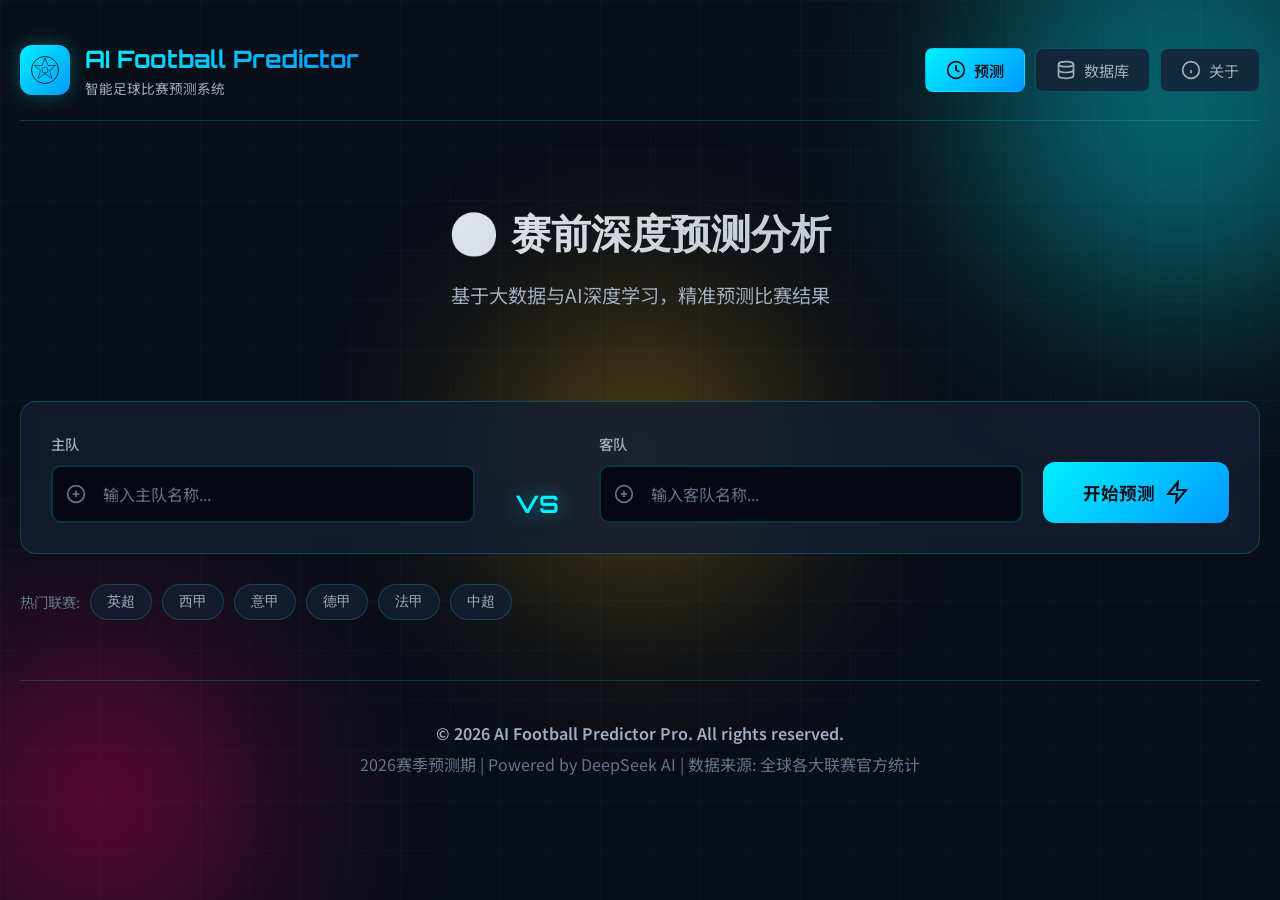
<file: frontend/index.html>
<!DOCTYPE html>
<html lang="zh-CN">
<head>
    <meta charset="UTF-8">
    <meta name="viewport" content="width=device-width, initial-scale=1.0">
    <title>AI Football Predictor Pro - 智能足球比赛预测系统</title>
    <link rel="stylesheet" href="css/style.css">
    <link rel="preconnect" href="https://fonts.googleapis.com">
    <link rel="preconnect" href="https://fonts.gstatic.com" crossorigin>
    <link href="https://fonts.googleapis.com/css2?family=Orbitron:wght@400;700;900&family=Noto+Sans+SC:wght@300;400;500;700&display=swap" rel="stylesheet">
</head>
<body>
    <div class="background-effects">
        <div class="grid-overlay"></div>
        <div class="glow-orb glow-1"></div>
        <div class="glow-orb glow-2"></div>
        <div class="glow-orb glow-3"></div>
    </div>

    <div class="container">
        <header class="header">
            <div class="logo">
                <div class="logo-icon">
                    <svg viewBox="0 0 100 100" class="football-icon">
                        <circle cx="50" cy="50" r="45" fill="none" stroke="currentColor" stroke-width="3"/>
                        <path d="M50 10 L60 35 L85 35 L65 52 L73 78 L50 62 L27 78 L35 52 L15 35 L40 35 Z" fill="none" stroke="currentColor" stroke-width="2"/>
                        <circle cx="50" cy="50" r="10" fill="none" stroke="currentColor" stroke-width="2"/>
                    </svg>
                </div>
                <div class="logo-text">
                    <h1>AI Football Predictor</h1>
                    <p>智能足球比赛预测系统</p>
                </div>
            </div>
            <nav class="nav">
                <button class="nav-btn active" data-view="predict">
                    <svg width="20" height="20" viewBox="0 0 24 24" fill="none" stroke="currentColor" stroke-width="2">
                        <circle cx="12" cy="12" r="10"/>
                        <path d="M12 6v6l4 2"/>
                    </svg>
                    预测
                </button>
                <button class="nav-btn" data-view="database">
                    <svg width="20" height="20" viewBox="0 0 24 24" fill="none" stroke="currentColor" stroke-width="2">
                        <ellipse cx="12" cy="5" rx="9" ry="3"/>
                        <path d="M21 12c0 1.66-4 3-9 3s-9-1.34-9-3"/>
                        <path d="M3 5v14c0 1.66 4 3 9 3s9-1.34 9-3V5"/>
                    </svg>
                    数据库
                </button>
                <button class="nav-btn" data-view="about">
                    <svg width="20" height="20" viewBox="0 0 24 24" fill="none" stroke="currentColor" stroke-width="2">
                        <circle cx="12" cy="12" r="10"/>
                        <path d="M12 16v-4"/>
                        <path d="M12 8h.01"/>
                    </svg>
                    关于
                </button>
            </nav>
        </header>

        <main class="main-content">
            <section class="predict-section active" id="predict-view">
                <div class="hero">
                    <h2>⚽ 赛前深度预测分析</h2>
                    <p>基于大数据与AI深度学习，精准预测比赛结果</p>
                </div>

                <div class="search-container">
                    <div class="team-input-group">
                        <label>主队</label>
                        <div class="input-wrapper">
                            <svg class="input-icon" viewBox="0 0 24 24" fill="none" stroke="currentColor" stroke-width="2">
                                <circle cx="12" cy="12" r="10"/>
                                <path d="M12 8v8"/>
                                <path d="M8 12h8"/>
                            </svg>
                            <input type="text" id="home-team" placeholder="输入主队名称..." autocomplete="off">
                            <div class="suggestions" id="home-suggestions"></div>
                        </div>
                        <div class="team-badge" id="home-badge"></div>
                    </div>

                    <div class="vs-divider">
                        <span>VS</span>
                    </div>

                    <div class="team-input-group">
                        <label>客队</label>
                        <div class="input-wrapper">
                            <svg class="input-icon" viewBox="0 0 24 24" fill="none" stroke="currentColor" stroke-width="2">
                                <circle cx="12" cy="12" r="10"/>
                                <path d="M12 8v8"/>
                                <path d="M8 12h8"/>
                            </svg>
                            <input type="text" id="away-team" placeholder="输入客队名称..." autocomplete="off">
                            <div class="suggestions" id="away-suggestions"></div>
                        </div>
                        <div class="team-badge" id="away-badge"></div>
                    </div>

                    <button class="predict-btn" id="predict-btn">
                        <span class="btn-text">开始预测</span>
                        <div class="btn-loader"></div>
                        <svg class="btn-icon" viewBox="0 0 24 24" fill="none" stroke="currentColor" stroke-width="2">
                            <path d="M13 2L3 14h9l-1 8 10-12h-9l1-8z"/>
                        </svg>
                    </button>
                </div>

                <div class="quick-select">
                    <span>热门联赛:</span>
                    <button class="league-tag" data-league="Premier League">英超</button>
                    <button class="league-tag" data-league="La Liga">西甲</button>
                    <button class="league-tag" data-league="Serie A">意甲</button>
                    <button class="league-tag" data-league="Bundesliga">德甲</button>
                    <button class="league-tag" data-league="Ligue 1">法甲</button>
                    <button class="league-tag" data-league="Chinese Super League">中超</button>
                </div>

                <div class="results-container" id="results">
                    <div class="loading-overlay" id="loading">
                        <div class="loader">
                            <div class="ball"></div>
                            <div class="shadow"></div>
                        </div>
                        <p>AI正在深度分析比赛...</p>
                        <div class="loading-steps">
                            <div class="step" id="step-data">📊 收集数据</div>
                            <div class="step" id="step-analyze">🧠 AI分析</div>
                            <div class="step" id="step-calculate">📈 计算概率</div>
                            <div class="step" id="step-result">✅ 生成报告</div>
                        </div>
                    </div>

                    <div class="results-content" id="results-content">
                        <div class="match-header">
                            <div class="team-display home">
                                <div class="team-logo" id="result-home-logo"></div>
                                <h3 id="result-home-name">主队</h3>
                                <span class="league" id="result-home-league"></span>
                            </div>
                            <div class="match-info">
                                <div class="match-time" id="match-time"></div>
                                <div class="vs-text">VS</div>
                                <div class="confidence-badge">
                                    <span>置信度</span>
                                    <strong id="confidence-value">0%</strong>
                                </div>
                            </div>
                            <div class="team-display away">
                                <div class="team-logo" id="result-away-logo"></div>
                                <h3 id="result-away-name">客队</h3>
                                <span class="league" id="result-away-league"></span>
                            </div>
                        </div>

                        <div class="predictions-grid">
                            <div class="prediction-card full-time">
                                <h4>🏆 全场比赛预测</h4>
                                <canvas id="fulltime-chart" width="300" height="200"></canvas>
                                <div class="prediction-details">
                                    <div class="detail-row">
                                        <span class="home-label" id="ft-home-label">主胜</span>
                                        <span class="percentage" id="ft-home-pct">0%</span>
                                    </div>
                                    <div class="detail-row">
                                        <span class="draw-label">平局</span>
                                        <span class="percentage" id="ft-draw-pct">0%</span>
                                    </div>
                                    <div class="detail-row">
                                        <span class="away-label" id="ft-away-label">客胜</span>
                                        <span class="percentage" id="ft-away-pct">0%</span>
                                    </div>
                                </div>
                            </div>

                            <div class="prediction-card half-time">
                                <h4>⏱️ 半场预测</h4>
                                <canvas id="halftime-chart" width="280" height="180"></canvas>
                                <div class="prediction-details">
                                    <div class="detail-row">
                                        <span class="home-label">主胜</span>
                                        <span class="percentage" id="ht-home-pct">0%</span>
                                    </div>
                                    <div class="detail-row">
                                        <span class="draw-label">平局</span>
                                        <span class="percentage" id="ht-draw-pct">0%</span>
                                    </div>
                                    <div class="detail-row">
                                        <span class="away-label">客胜</span>
                                        <span class="percentage" id="ht-away-pct">0%</span>
                                    </div>
                                </div>
                            </div>

                            <div class="prediction-card second-half">
                                <h4>🔄 下半场预测</h4>
                                <canvas id="secondhalf-chart" width="280" height="180"></canvas>
                                <div class="prediction-details">
                                    <div class="detail-row">
                                        <span class="home-label">主胜</span>
                                        <span class="percentage" id="sh-home-pct">0%</span>
                                    </div>
                                    <div class="detail-row">
                                        <span class="draw-label">平局</span>
                                        <span class="percentage" id="sh-draw-pct">0%</span>
                                    </div>
                                    <div class="detail-row">
                                        <span class="away-label">客胜</span>
                                        <span class="percentage" id="sh-away-pct">0%</span>
                                    </div>
                                </div>
                            </div>

                            <div class="prediction-card scores">
                                <h4>⚽ 最可能比分</h4>
                                <div class="score-list" id="score-predictions">
                                    <div class="score-item">
                                        <span class="score">1:0</span>
                                        <div class="score-bar">
                                            <div class="bar-fill" style="width: 25%"></div>
                                        </div>
                                        <span class="prob">25%</span>
                                    </div>
                                </div>
                            </div>

                            <div class="prediction-card over-under">
                                <h4>📊 大小球</h4>
                                <div class="ou-display">
                                    <div class="ou-item">
                                        <div class="ou-circle over">
                                            <span>大</span>
                                            <strong id="over-pct">50%</strong>
                                        </div>
                                        <span class="ou-label">≥2.5球</span>
                                    </div>
                                    <div class="ou-divider">/</div>
                                    <div class="ou-item">
                                        <div class="ou-circle under">
                                            <span>小</span>
                                            <strong id="under-pct">50%</strong>
                                        </div>
                                        <span class="ou-label"><2.5球</span>
                                    </div>
                                </div>
                                <canvas id="ou-chart" width="200" height="100"></canvas>
                            </div>

                            <div class="prediction-card both-score">
                                <h4>🎯 双方进球</h4>
                                <div class="btts-display">
                                    <div class="btts-item">
                                        <div class="btts-icon yes">
                                            <svg viewBox="0 0 24 24" fill="none" stroke="currentColor" stroke-width="2">
                                                <path d="M20 6L9 17l-5-5"/>
                                            </svg>
                                        </div>
                                        <span>都进球</span>
                                        <strong id="btts-yes-pct">50%</strong>
                                    </div>
                                    <div class="btts-item">
                                        <div class="btts-icon no">
                                            <svg viewBox="0 0 24 24" fill="none" stroke="currentColor" stroke-width="2">
                                                <path d="M18 6L6 18"/>
                                                <path d="M6 6l12 12"/>
                                            </svg>
                                        </div>
                                        <span>至少一方不进球</span>
                                        <strong id="btts-no-pct">50%</strong>
                                    </div>
                                </div>
                            </div>
                        </div>

                        <div class="analysis-section">
                            <h3>🤖 AI深度分析报告</h3>
                            <div class="analysis-content" id="ai-analysis">
                                <div class="analysis-loading">
                                    <div class="spinner"></div>
                                    <p>正在生成AI分析...</p>
                                </div>
                            </div>
                        </div>

                        <div class="factors-section">
                            <h3>📋 影响比赛的关键因素</h3>
                            <div class="factors-grid" id="factors-grid">
                                <div class="factor-card">
                                    <div class="factor-icon">📊</div>
                                    <h4>历史战绩</h4>
                                    <p class="factor-impact" id="factor-history">-</p>
                                    <div class="factor-bar">
                                        <div class="bar-fill home" style="width: 50%"></div>
                                        <div class="bar-fill away" style="width: 50%"></div>
                                    </div>
                                </div>
                                <div class="factor-card">
                                    <div class="factor-icon">🔥</div>
                                    <h4>近期状态</h4>
                                    <p class="factor-impact" id="factor-form">-</p>
                                    <div class="factor-bar">
                                        <div class="bar-fill home" style="width: 50%"></div>
                                        <div class="bar-fill away" style="width: 50%"></div>
                                    </div>
                                </div>
                                <div class="factor-card">
                                    <div class="factor-icon">🏠</div>
                                    <h4>主场优势</h4>
                                    <p class="factor-impact" id="factor-home">-</p>
                                    <div class="factor-bar">
                                        <div class="bar-fill home" style="width: 60%"></div>
                                        <div class="bar-fill away" style="width: 40%"></div>
                                    </div>
                                </div>
                                <div class="factor-card">
                                    <div class="factor-icon">🏥</div>
                                    <h4>伤停影响</h4>
                                    <p class="factor-impact" id="factor-injury">-</p>
                                    <div class="factor-bar">
                                        <div class="bar-fill home" style="width: 50%"></div>
                                        <div class="bar-fill away" style="width: 50%"></div>
                                    </div>
                                </div>
                                <div class="factor-card">
                                    <div class="factor-icon">⚔️</div>
                                    <h4>战术相克</h4>
                                    <p class="factor-impact" id="factor-tactics">-</p>
                                    <div class="factor-bar">
                                        <div class="bar-fill home" style="width: 50%"></div>
                                        <div class="bar-fill away" style="width: 50%"></div>
                                    </div>
                                </div>
                                <div class="factor-card">
                                    <div class="factor-icon">💪</div>
                                    <h4>体能状况</h4>
                                    <p class="factor-impact" id="factor-fitness">-</p>
                                    <div class="factor-bar">
                                        <div class="bar-fill home" style="width: 50%"></div>
                                        <div class="bar-fill away" style="width: 50%"></div>
                                    </div>
                                </div>
                                <div class="factor-card">
                                    <div class="factor-icon">🎯</div>
                                    <h4>战意分析</h4>
                                    <p class="factor-impact" id="factor-motivation">-</p>
                                    <div class="factor-bar">
                                        <div class="bar-fill home" style="width: 50%"></div>
                                        <div class="bar-fill away" style="width: 50%"></div>
                                    </div>
                                </div>
                                <div class="factor-card">
                                    <div class="factor-icon">📈</div>
                                    <h4>市场数据</h4>
                                    <p class="factor-impact" id="factor-market">-</p>
                                    <div class="factor-bar">
                                        <div class="bar-fill home" style="width: 50%"></div>
                                        <div class="bar-fill away" style="width: 50%"></div>
                                    </div>
                                </div>
                            </div>
                        </div>

                        <div class="tactics-section">
                            <h3>⚔️ 战术分析对比</h3>
                            <div class="tactics-comparison">
                                <div class="tactics-card home">
                                    <h4 id="tactics-home-name">主队战术</h4>
                                    <div class="tactics-details">
                                        <div class="tactic-item">
                                            <span class="label">战术风格</span>
                                            <span class="value" id="tactics-home-style">-</span>
                                        </div>
                                        <div class="tactic-item">
                                            <span class="label">常用阵型</span>
                                            <span class="value" id="tactics-home-formation">-</span>
                                        </div>
                                        <div class="tactic-item">
                                            <span class="label">优势</span>
                                            <span class="value" id="tactics-home-strengths">-</span>
                                        </div>
                                        <div class="tactic-item">
                                            <span class="label">劣势</span>
                                            <span class="value" id="tactics-home-weaknesses">-</span>
                                        </div>
                                    </div>
                                </div>
                                <div class="tactics-vs">
                                    <span>VS</span>
                                </div>
                                <div class="tactics-card away">
                                    <h4 id="tactics-away-name">客队战术</h4>
                                    <div class="tactics-details">
                                        <div class="tactic-item">
                                            <span class="label">战术风格</span>
                                            <span class="value" id="tactics-away-style">-</span>
                                        </div>
                                        <div class="tactic-item">
                                            <span class="label">常用阵型</span>
                                            <span class="value" id="tactics-away-formation">-</span>
                                        </div>
                                        <div class="tactic-item">
                                            <span class="label">优势</span>
                                            <span class="value" id="tactics-away-strengths">-</span>
                                        </div>
                                        <div class="tactic-item">
                                            <span class="label">劣势</span>
                                            <span class="value" id="tactics-away-weaknesses">-</span>
                                        </div>
                                    </div>
                                </div>
                            </div>
                            <div class="tactics-verdict" id="tactics-verdict">
                                <h4>🎯 战术克制分析</h4>
                                <p id="tactics-verdict-text">-</p>
                            </div>
                        </div>

                        <div class="stats-section">
                            <h3>📊 双方数据对比</h3>
                            <div class="stats-comparison">
                                <div class="stats-table">
                                    <div class="stats-header">
                                        <span>指标</span>
                                        <span id="stats-home-name">主队</span>
                                        <span id="stats-away-name">客队</span>
                                    </div>
                                    <div class="stats-row">
                                        <span class="stat-name">赛季积分</span>
                                        <span class="stat-home" id="stat-home-points">-</span>
                                        <span class="stat-away" id="stat-away-points">-</span>
                                    </div>
                                    <div class="stats-row">
                                        <span class="stat-name">近5场战绩</span>
                                        <span class="stat-home" id="stat-home-form">-</span>
                                        <span class="stat-away" id="stat-away-form">-</span>
                                    </div>
                                    <div class="stats-row">
                                        <span class="stat-name">主场胜率</span>
                                        <span class="stat-home" id="stat-home-homewin">-</span>
                                        <span class="stat-away" id="stat-away-homewin">-</span>
                                    </div>
                                    <div class="stats-row">
                                        <span class="stat-name">客场胜率</span>
                                        <span class="stat-home" id="stat-home-awaywin">-</span>
                                        <span class="stat-away" id="stat-away-awaywin">-</span>
                                    </div>
                                    <div class="stats-row">
                                        <span class="stat-name">场均进球</span>
                                        <span class="stat-home" id="stat-home-goals">-</span>
                                        <span class="stat-away" id="stat-away-goals">-</span>
                                    </div>
                                    <div class="stats-row">
                                        <span class="stat-name">场均失球</span>
                                        <span class="stat-home" id="stat-home-conceded">-</span>
                                        <span class="stat-away" id="stat-away-conceded">-</span>
                                    </div>
                                    <div class="stats-row">
                                        <span class="stat-name">控球率</span>
                                        <span class="stat-home" id="stat-home-possession">-</span>
                                        <span class="stat-away" id="stat-away-possession">-</span>
                                    </div>
                                    <div class="stats-row">
                                        <span class="stat-name">射门次数</span>
                                        <span class="stat-home" id="stat-home-shots">-</span>
                                        <span class="stat-away" id="stat-away-shots">-</span>
                                    </div>
                                    <div class="stats-row">
                                        <span class="stat-name">红黄牌</span>
                                        <span class="stat-home" id="stat-home-cards">-</span>
                                        <span class="stat-away" id="stat-away-cards">-</span>
                                    </div>
                                </div>
                            </div>
                        </div>

                        <div class="history-section">
                            <h3>📜 历史交锋记录</h3>
                            <div class="history-list" id="history-list">
                                <div class="history-item">
                                    <span class="date">2024-01-15</span>
                                    <span class="home-team">主队</span>
                                    <span class="score">2 - 1</span>
                                    <span class="away-team">客队</span>
                                    <span class="venue">主场</span>
                                </div>
                            </div>
                        </div>

                        <div class="injuries-section">
                            <h3>🏥 伤停名单</h3>
                            <div class="injuries-grid">
                                <div class="injuries-card home">
                                    <h4 id="injuries-home-name">主队伤停</h4>
                                    <div class="injuries-list" id="injuries-home">
                                        <div class="injury-item">
                                            <span class="player">球员名字</span>
                                            <span class="reason">伤病</span>
                                            <span class="impact high">高</span>
                                        </div>
                                    </div>
                                </div>
                                <div class="injuries-card away">
                                    <h4 id="injuries-away-name">客队伤停</h4>
                                    <div class="injuries-list" id="injuries-away">
                                        <div class="injury-item">
                                            <span class="player">球员名字</span>
                                            <span class="reason">伤病</span>
                                            <span class="impact high">高</span>
                                        </div>
                                    </div>
                                </div>
                            </div>
                        </div>
                    </div>
                </div>
            </section>

            <section class="database-section" id="database-view">
                <div class="section-header">
                    <h2>📊 全球联赛球队数据库</h2>
                    <p>覆盖全球100+联赛，5000+球队</p>
                </div>
                
                <div class="league-filter">
                    <div class="filter-tabs">
                        <button class="filter-tab active" data-filter="all">全部联赛</button>
                        <button class="filter-tab" data-filter="Europe">欧洲</button>
                        <button class="filter-tab" data-filter="Asia">亚洲</button>
                        <button class="filter-tab" data-filter="Americas">美洲</button>
                        <button class="filter-tab" data-filter="Africa">非洲</button>
                        <button class="filter-tab" data-filter="Oceania">大洋洲</button>
                    </div>
                    <div class="search-filter">
                        <input type="text" id="database-search" placeholder="搜索球队...">
                    </div>
                </div>

                <div class="teams-grid" id="teams-grid">
                </div>
            </section>

            <section class="about-section" id="about-view">
                <div class="about-content">
                    <h2>关于 AI Football Predictor</h2>
                    <p>基于先进的深度学习算法和海量数据分析，为您提供最精准的足球比赛预测。</p>
                    
                    <div class="features-list">
                        <div class="feature-item">
                            <h3>🎯 精准预测</h3>
                            <p>综合分析100+维度数据，包括历史战绩、近期状态、战术风格等</p>
                        </div>
                        <div class="feature-item">
                            <h3>🤖 AI深度学习</h3>
                            <p>采用DeepSeek先进的AI模型进行多维度智能分析</p>
                        </div>
                        <div class="feature-item">
                            <h3>📊 实时数据</h3>
                            <p>实时爬取全球各大联赛最新数据，确保分析结果准确</p>
                        </div>
                        <div class="feature-item">
                            <h3>⚽ 全球覆盖</h3>
                            <p>覆盖全球100+联赛，5000+球队的数据分析</p>
                        </div>
                    </div>

                    <div class="tech-stack">
                        <h3>技术栈</h3>
                        <div class="tech-items">
                            <span class="tech-badge">HTML5</span>
                            <span class="tech-badge">CSS3</span>
                            <span class="tech-badge">JavaScript</span>
                            <span class="tech-badge">Node.js</span>
                            <span class="tech-badge">DeepSeek AI</span>
                            <span class="tech-badge">Canvas API</span>
                        </div>
                    </div>

                    <div class="disclaimer">
                        <h3>⚠️ 免责声明</h3>
                        <p>本系统仅供娱乐和参考，不构成任何投注建议。比赛结果受多种不可预测因素影响，请理性看待预测结果。</p>
                    </div>
                </div>
            </section>
        </main>

        <footer class="footer">
            <p>&copy; 2026 AI Football Predictor Pro. All rights reserved.</p>
            <p>2026赛季预测期 | Powered by DeepSeek AI | 数据来源: 全球各大联赛官方统计</p>
        </footer>
    </div>

    <script src="js/teams.js"></script>
    <script src="js/api.js"></script>
    <script src="js/chart.js"></script>
    <script src="js/app.js"></script>
</body>
</html>
</file>
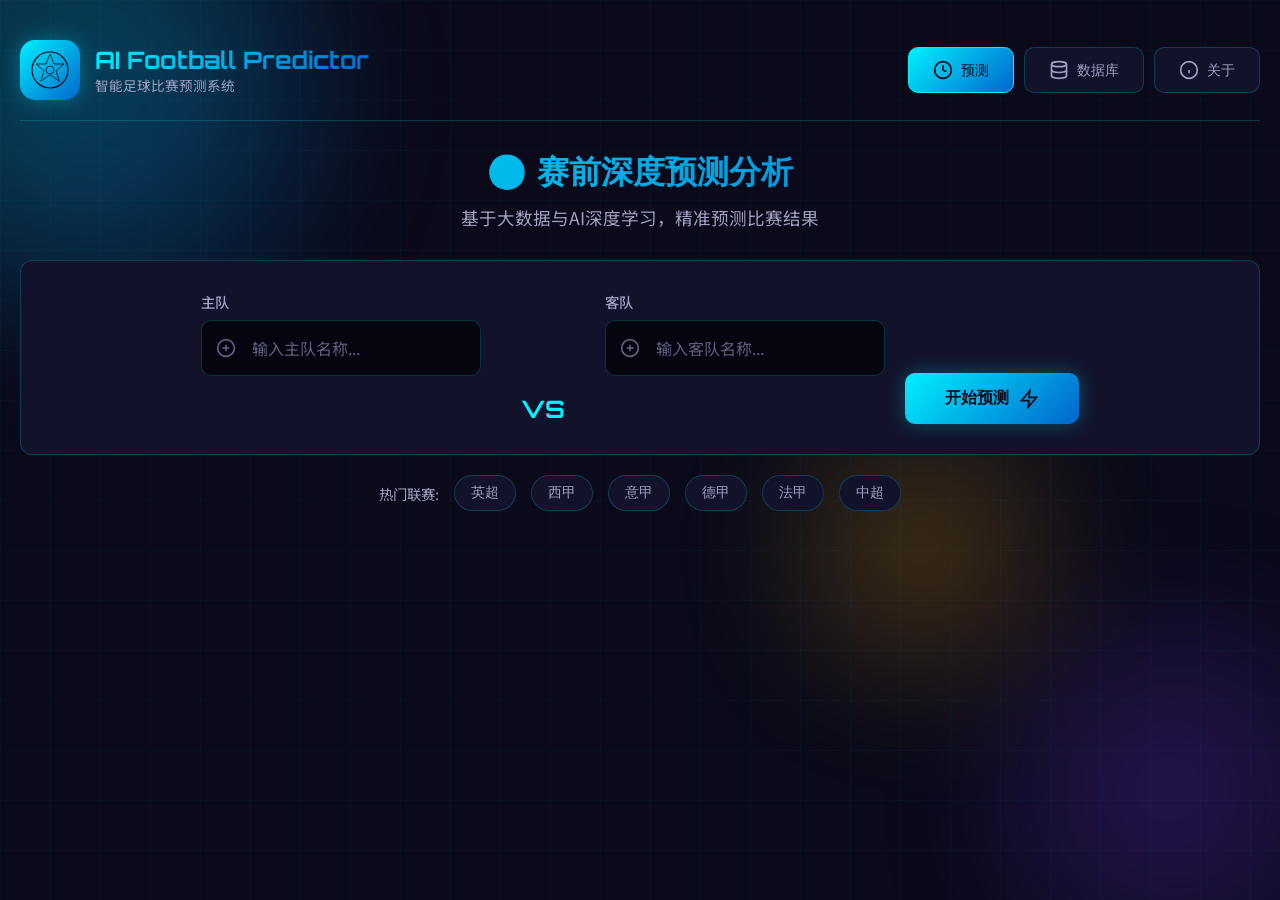
<file: ai-football-predictor.html>
<!DOCTYPE html>
<html lang="zh-CN">
<head>
    <meta charset="UTF-8">
    <meta name="viewport" content="width=device-width, initial-scale=1.0">
    <title>AI Football Predictor Pro - 智能足球比赛预测系统</title>
    <link rel="preconnect" href="https://fonts.googleapis.com">
    <link rel="preconnect" href="https://fonts.gstatic.com" crossorigin>
    <link href="https://fonts.googleapis.com/css2?family=Orbitron:wght@400;700;900&family=Noto+Sans+SC:wght@300;400;500;700&display=swap" rel="stylesheet">
    <style>
        :root {
            --dark-bg: #0a0a1a;
            --darker-bg: #050510;
            --card-bg: #12122a;
            --card-border: rgba(0, 240, 255, 0.2);
            --primary: #00f0ff;
            --primary-dark: #0099aa;
            --secondary: #7c3aed;
            --accent: #ffd700;
            --success: #00ff88;
            --danger: #ff4757;
            --warning: #ffa502;
            --text-primary: #ffffff;
            --text-secondary: #a0a0c0;
            --text-muted: #606080;
            --gradient-primary: linear-gradient(135deg, #00f0ff, #0066cc);
            --gradient-secondary: linear-gradient(135deg, #7c3aed, #4c1d95);
            --gradient-accent: linear-gradient(135deg, #ffd700, #ff8c00);
            --font-display: 'Orbitron', sans-serif;
            --font-body: 'Noto Sans SC', sans-serif;
            --shadow-glow: 0 0 20px rgba(0, 240, 255, 0.3);
            --shadow-card: 0 4px 20px rgba(0, 0, 0, 0.4);
            --transition: all 0.3s ease;
            --border-radius: 12px;
        }

        * {
            margin: 0;
            padding: 0;
            box-sizing: border-box;
        }

        body {
            font-family: var(--font-body);
            background: var(--dark-bg);
            color: var(--text-primary);
            min-height: 100vh;
            overflow-x: hidden;
        }

        .background-effects {
            position: fixed;
            inset: 0;
            pointer-events: none;
            z-index: 0;
        }

        .grid-overlay {
            position: absolute;
            inset: 0;
            background-image: 
                linear-gradient(rgba(0, 240, 255, 0.03) 1px, transparent 1px),
                linear-gradient(90deg, rgba(0, 240, 255, 0.03) 1px, transparent 1px);
            background-size: 50px 50px;
        }

        .glow-orb {
            position: absolute;
            border-radius: 50%;
            filter: blur(80px);
            opacity: 0.3;
            animation: pulse 4s ease-in-out infinite;
        }

        .glow-1 {
            width: 400px;
            height: 400px;
            background: linear-gradient(135deg, #00f0ff, #0066cc);
            top: -100px;
            left: -100px;
            animation-delay: 0s;
        }

        .glow-2 {
            width: 300px;
            height: 300px;
            background: linear-gradient(135deg, #7c3aed, #4c1d95);
            bottom: -50px;
            right: -50px;
            animation-delay: 2s;
        }

        .glow-3 {
            width: 200px;
            height: 200px;
            background: linear-gradient(135deg, #ffd700, #ff8c00);
            top: 50%;
            right: 20%;
            animation-delay: 1s;
        }

        @keyframes pulse {
            0%, 100% { opacity: 0.2; transform: scale(1); }
            50% { opacity: 0.4; transform: scale(1.1); }
        }

        .container {
            position: relative;
            z-index: 1;
            max-width: 1400px;
            margin: 0 auto;
            padding: 20px;
        }

        .header {
            display: flex;
            justify-content: space-between;
            align-items: center;
            padding: 20px 0;
            border-bottom: 1px solid var(--card-border);
            margin-bottom: 30px;
        }

        .logo {
            display: flex;
            align-items: center;
            gap: 15px;
        }

        .logo-icon {
            width: 60px;
            height: 60px;
            background: var(--gradient-primary);
            border-radius: 15px;
            display: flex;
            align-items: center;
            justify-content: center;
            color: var(--dark-bg);
            box-shadow: var(--shadow-glow);
        }

        .logo-icon svg {
            width: 40px;
            height: 40px;
        }

        .logo-text h1 {
            font-family: var(--font-display);
            font-size: 1.5rem;
            background: var(--gradient-primary);
            -webkit-background-clip: text;
            -webkit-text-fill-color: transparent;
            background-clip: text;
        }

        .logo-text p {
            font-size: 0.85rem;
            color: var(--text-secondary);
        }

        .nav {
            display: flex;
            gap: 10px;
        }

        .nav-btn {
            display: flex;
            align-items: center;
            gap: 8px;
            padding: 12px 24px;
            background: var(--card-bg);
            border: 1px solid var(--card-border);
            border-radius: 10px;
            color: var(--text-secondary);
            font-size: 0.9rem;
            cursor: pointer;
            transition: var(--transition);
        }

        .nav-btn:hover {
            border-color: var(--primary);
            color: var(--primary);
            background: rgba(0, 240, 255, 0.1);
        }

        .nav-btn.active {
            background: var(--gradient-primary);
            border-color: var(--primary);
            color: var(--dark-bg);
        }

        .main-content {
            display: flex;
            flex-direction: column;
            gap: 30px;
        }

        .section {
            display: none;
        }

        .section.active {
            display: block;
        }

        .hero {
            text-align: center;
            margin-bottom: 30px;
        }

        .hero h2 {
            font-family: var(--font-display);
            font-size: 2rem;
            margin-bottom: 10px;
            background: var(--gradient-primary);
            -webkit-background-clip: text;
            -webkit-text-fill-color: transparent;
            background-clip: text;
        }

        .hero p {
            color: var(--text-secondary);
            font-size: 1.1rem;
        }

        .search-container {
            display: flex;
            align-items: flex-end;
            gap: 20px;
            justify-content: center;
            flex-wrap: wrap;
            padding: 30px;
            background: var(--card-bg);
            border: 1px solid var(--card-border);
            border-radius: var(--border-radius);
            margin-bottom: 20px;
        }

        .team-input-group {
            display: flex;
            flex-direction: column;
            gap: 8px;
            min-width: 280px;
        }

        .team-input-group label {
            font-size: 0.9rem;
            color: var(--text-secondary);
            font-weight: 500;
        }

        .input-wrapper {
            position: relative;
        }

        .input-icon {
            position: absolute;
            left: 15px;
            top: 50%;
            transform: translateY(-50%);
            width: 20px;
            height: 20px;
            color: var(--text-muted);
        }

        .team-input-group input {
            width: 100%;
            padding: 15px 15px 15px 50px;
            background: var(--darker-bg);
            border: 1px solid var(--card-border);
            border-radius: 10px;
            color: var(--text-primary);
            font-size: 1rem;
            font-family: var(--font-body);
            transition: var(--transition);
        }

        .team-input-group input:focus {
            outline: none;
            border-color: var(--primary);
            box-shadow: 0 0 15px rgba(0, 240, 255, 0.2);
        }

        .team-input-group input::placeholder {
            color: var(--text-muted);
        }

        .suggestions {
            position: absolute;
            top: 100%;
            left: 0;
            right: 0;
            background: var(--card-bg);
            border: 1px solid var(--card-border);
            border-radius: 0 0 10px 10px;
            margin-top: 5px;
            max-height: 250px;
            overflow-y: auto;
            z-index: 100;
            display: none;
        }

        .suggestions.active {
            display: block;
        }

        .suggestion-item {
            padding: 12px 15px;
            cursor: pointer;
            transition: var(--transition);
            display: flex;
            align-items: center;
            gap: 10px;
        }

        .suggestion-item:hover {
            background: rgba(0, 240, 255, 0.1);
        }

        .suggestion-item .flag {
            width: 24px;
            height: 24px;
            border-radius: 50%;
            background: var(--card-border);
            display: flex;
            align-items: center;
            justify-content: center;
            font-size: 0.75rem;
        }

        .suggestion-item .info {
            flex: 1;
        }

        .suggestion-item .name {
            display: block;
            color: var(--text-primary);
            font-weight: 500;
        }

        .suggestion-item .league {
            display: block;
            color: var(--text-muted);
            font-size: 0.8rem;
        }

        .team-badge {
            height: 40px;
            border-radius: 10px;
            display: flex;
            align-items: center;
            justify-content: center;
            font-weight: 600;
            font-size: 0.9rem;
            color: var(--dark-bg);
        }

        .vs-divider {
            font-family: var(--font-display);
            font-size: 1.5rem;
            font-weight: 700;
            color: var(--primary);
            padding: 0 20px;
        }

        .predict-btn {
            position: relative;
            padding: 15px 40px;
            background: var(--gradient-primary);
            border: none;
            border-radius: 10px;
            color: var(--dark-bg);
            font-weight: 700;
            font-size: 1rem;
            cursor: pointer;
            overflow: hidden;
            transition: var(--transition);
            display: flex;
            align-items: center;
            gap: 10px;
            box-shadow: var(--shadow-glow);
        }

        .predict-btn:hover {
            transform: translateY(-2px);
            box-shadow: 0 0 30px rgba(0, 240, 255, 0.5);
        }

        .predict-btn.loading {
            pointer-events: none;
        }

        .btn-text {
            position: relative;
            z-index: 1;
        }

        .btn-loader {
            position: absolute;
            inset: 0;
            background: linear-gradient(90deg, transparent, rgba(255,255,255,0.3), transparent);
            transform: translateX(-100%);
            animation: loading 1.5s infinite;
        }

        .predict-btn.loading .btn-loader {
            animation: loading 1.5s infinite;
        }

        @keyframes loading {
            100% { transform: translateX(100%); }
        }

        .btn-icon {
            width: 20px;
            height: 20px;
        }

        .quick-select {
            display: flex;
            align-items: center;
            gap: 15px;
            justify-content: center;
            flex-wrap: wrap;
            margin-bottom: 30px;
        }

        .quick-select span {
            color: var(--text-secondary);
            font-size: 0.9rem;
        }

        .league-tag {
            padding: 8px 16px;
            background: var(--card-bg);
            border: 1px solid var(--card-border);
            border-radius: 20px;
            color: var(--text-secondary);
            font-size: 0.85rem;
            cursor: pointer;
            transition: var(--transition);
        }

        .league-tag:hover {
            border-color: var(--primary);
            color: var(--primary);
        }

        .results-container {
            display: none;
        }

        .results-container.active {
            display: block;
        }

        .loading-overlay {
            text-align: center;
            padding: 60px 20px;
            background: var(--card-bg);
            border: 1px solid var(--card-border);
            border-radius: var(--border-radius);
            margin-bottom: 30px;
        }

        .loader {
            position: relative;
            width: 80px;
            height: 80px;
            margin: 0 auto 20px;
        }

        .ball {
            width: 80px;
            height: 80px;
            background: var(--gradient-primary);
            border-radius: 50%;
            position: absolute;
            animation: bounce 1.5s ease-in-out infinite;
            box-shadow: var(--shadow-glow);
        }

        .ball::before {
            content: '';
            position: absolute;
            inset: 10px;
            background: var(--dark-bg);
            border-radius: 50%;
        }

        .shadow {
            width: 60px;
            height: 10px;
            background: rgba(0, 0, 0, 0.3);
            border-radius: 50%;
            position: absolute;
            bottom: -20px;
            left: 50%;
            transform: translateX(-50%);
            animation: shadow 1.5s ease-in-out infinite;
        }

        @keyframes bounce {
            0%, 100% { transform: translateY(0); }
            50% { transform: translateY(-30px); }
        }

        @keyframes shadow {
            0%, 100% { transform: translateX(-50%) scale(1); opacity: 0.5; }
            50% { transform: translateX(-50%) scale(0.6); opacity: 0.3; }
        }

        .loading-overlay p {
            color: var(--text-secondary);
            font-size: 1.1rem;
            margin-bottom: 20px;
        }

        .loading-steps {
            display: flex;
            justify-content: center;
            gap: 20px;
            flex-wrap: wrap;
        }

        .step {
            padding: 10px 20px;
            background: var(--darker-bg);
            border: 1px solid var(--card-border);
            border-radius: 8px;
            color: var(--text-muted);
            font-size: 0.9rem;
            transition: var(--transition);
        }

        .step.active {
            border-color: var(--primary);
            color: var(--primary);
            background: rgba(0, 240, 255, 0.1);
        }

        .results-content {
            display: flex;
            flex-direction: column;
            gap: 30px;
        }

        .match-header {
            display: flex;
            align-items: center;
            justify-content: space-between;
            padding: 30px;
            background: var(--card-bg);
            border: 1px solid var(--card-border);
            border-radius: var(--border-radius);
        }

        .team-display {
            text-align: center;
            flex: 1;
        }

        .team-logo {
            width: 80px;
            height: 80px;
            margin: 0 auto 10px;
            border-radius: 15px;
            display: flex;
            align-items: center;
            justify-content: center;
            font-size: 2rem;
            font-weight: 700;
        }

        .team-display.home .team-logo {
            background: var(--gradient-primary);
            color: var(--dark-bg);
        }

        .team-display.away .team-logo {
            background: var(--gradient-secondary);
            color: white;
        }

        .team-display h3 {
            font-size: 1.2rem;
            margin-bottom: 5px;
        }

        .team-display .league {
            color: var(--text-muted);
            font-size: 0.85rem;
        }

        .match-info {
            text-align: center;
            padding: 0 30px;
        }

        .match-time {
            color: var(--text-muted);
            font-size: 0.9rem;
            margin-bottom: 10px;
        }

        .vs-text {
            font-family: var(--font-display);
            font-size: 2rem;
            font-weight: 900;
            background: var(--gradient-primary);
            -webkit-background-clip: text;
            -webkit-text-fill-color: transparent;
            background-clip: text;
            margin-bottom: 10px;
        }

        .confidence-badge {
            display: inline-flex;
            align-items: center;
            gap: 10px;
            padding: 8px 16px;
            background: rgba(0, 255, 136, 0.1);
            border: 1px solid rgba(0, 255, 136, 0.3);
            border-radius: 20px;
            color: var(--success);
            font-size: 0.9rem;
        }

        .confidence-badge strong {
            font-size: 1.2rem;
            font-weight: 700;
        }

        .predictions-grid {
            display: grid;
            grid-template-columns: repeat(auto-fit, minmax(300px, 1fr));
            gap: 20px;
        }

        .prediction-card {
            padding: 25px;
            background: var(--card-bg);
            border: 1px solid var(--card-border);
            border-radius: var(--border-radius);
            transition: var(--transition);
        }

        .prediction-card:hover {
            border-color: var(--primary);
            box-shadow: var(--shadow-glow);
        }

        .prediction-card h4 {
            font-size: 1rem;
            margin-bottom: 20px;
            color: var(--text-secondary);
        }

        .prediction-card canvas {
            width: 100%;
            max-height: 180px;
            margin-bottom: 20px;
        }

        .prediction-details {
            display: flex;
            flex-direction: column;
            gap: 10px;
        }

        .detail-row {
            display: flex;
            justify-content: space-between;
            align-items: center;
            padding: 10px 15px;
            background: var(--darker-bg);
            border-radius: 8px;
        }

        .detail-row span:first-child {
            color: var(--text-secondary);
            font-size: 0.9rem;
        }

        .detail-row .percentage {
            font-weight: 700;
            font-size: 1.1rem;
        }

        .home-label { color: var(--primary); }
        .draw-label { color: var(--accent); }
        .away-label { color: var(--danger); }

        .score-list {
            display: flex;
            flex-direction: column;
            gap: 10px;
        }

        .score-item {
            display: flex;
            align-items: center;
            gap: 12px;
            padding: 10px 15px;
            background: var(--darker-bg);
            border-radius: 8px;
            margin-bottom: 8px;
            border: 1px solid transparent;
            transition: var(--transition);
        }

        .score-item:hover {
            border-color: var(--card-border);
            background: rgba(0, 240, 255, 0.05);
        }

        .score-item.top-score {
            background: linear-gradient(135deg, rgba(0, 240, 255, 0.15), rgba(0, 153, 255, 0.05));
            border-color: var(--primary);
            box-shadow: 0 0 15px rgba(0, 240, 255, 0.2);
        }

        .score-ranking {
            width: 28px;
            height: 28px;
            display: flex;
            align-items: center;
            justify-content: center;
            background: var(--card-bg);
            border-radius: 50%;
            font-size: 0.85rem;
            font-weight: 700;
            color: var(--text-secondary);
            border: 1px solid var(--card-border);
        }

        .score-item.top-score .score-ranking {
            background: var(--gradient-primary);
            color: var(--dark-bg);
            border-color: var(--primary);
        }

        .score-item .score {
            font-family: var(--font-display);
            font-size: 1.4rem;
            font-weight: 700;
            color: var(--text-primary);
            min-width: 70px;
            text-align: center;
        }

        .score-item.top-score .score {
            font-size: 1.6rem;
            color: var(--primary);
            text-shadow: 0 0 10px rgba(0, 240, 255, 0.5);
        }

        .star-rating {
            font-size: 0.9rem;
            color: var(--accent);
            min-width: 45px;
        }

        .score-bar-container {
            flex: 1;
            min-width: 100px;
        }

        .score-bar {
            width: 100%;
            height: 10px;
            background: rgba(255, 255, 255, 0.1);
            border-radius: 5px;
            overflow: hidden;
        }

        .score-bar .bar-fill {
            height: 100%;
            background: var(--gradient-primary);
            border-radius: 5px;
            transition: width 1s ease;
        }

        .score-item.top-score .bar-fill {
            background: linear-gradient(90deg, var(--primary), var(--success));
            box-shadow: 0 0 10px var(--primary);
        }

        .score-item .prob {
            font-weight: 700;
            color: var(--primary);
            min-width: 55px;
            text-align: right;
            font-size: 1.1rem;
        }

        .score-item.top-score .prob {
            color: var(--success);
            font-size: 1.25rem;
        }

        .ou-display {
            display: flex;
            align-items: center;
            justify-content: center;
            gap: 20px;
            margin-bottom: 20px;
        }

        .ou-item {
            text-align: center;
        }

        .ou-circle {
            width: 80px;
            height: 80px;
            border-radius: 50%;
            display: flex;
            flex-direction: column;
            align-items: center;
            justify-content: center;
            margin-bottom: 10px;
            font-size: 1.2rem;
            font-weight: 700;
            transition: var(--transition);
        }

        .ou-circle.over {
            background: rgba(0, 255, 136, 0.1);
            border: 2px solid var(--success);
            color: var(--success);
        }

        .ou-circle.under {
            background: rgba(255, 71, 87, 0.1);
            border: 2px solid var(--danger);
            color: var(--danger);
        }

        .ou-circle strong {
            font-size: 1.5rem;
        }

        .ou-label {
            color: var(--text-secondary);
            font-size: 0.85rem;
        }

        .ou-divider {
            font-size: 2rem;
            color: var(--text-muted);
        }

        .btts-display {
            display: flex;
            justify-content: center;
            gap: 40px;
        }

        .btts-item {
            display: flex;
            flex-direction: column;
            align-items: center;
            gap: 10px;
        }

        .btts-icon {
            width: 60px;
            height: 60px;
            border-radius: 50%;
            display: flex;
            align-items: center;
            justify-content: center;
            transition: var(--transition);
        }

        .btts-icon.yes {
            background: rgba(0, 255, 136, 0.1);
            border: 2px solid var(--success);
            color: var(--success);
        }

        .btts-icon.no {
            background: rgba(255, 71, 87, 0.1);
            border: 2px solid var(--danger);
            color: var(--danger);
        }

        .btts-icon svg {
            width: 24px;
            height: 24px;
        }

        .btts-item span {
            color: var(--text-secondary);
            font-size: 0.9rem;
        }

        .btts-item strong {
            font-size: 1.3rem;
            font-weight: 700;
            color: var(--text-primary);
        }

        .analysis-section {
            padding: 30px;
            background: var(--card-bg);
            border: 1px solid var(--card-border);
            border-radius: var(--border-radius);
        }

        .analysis-section h3 {
            font-size: 1.3rem;
            margin-bottom: 20px;
            color: var(--text-primary);
        }

        .analysis-content {
            min-height: 300px;
            background: var(--darker-bg);
            border-radius: 10px;
            padding: 20px;
            white-space: pre-wrap;
            font-family: var(--font-body);
            line-height: 1.8;
            color: var(--text-secondary);
        }

        .analysis-loading {
            display: flex;
            flex-direction: column;
            align-items: center;
            justify-content: center;
            height: 200px;
        }

        .spinner {
            width: 40px;
            height: 40px;
            border: 3px solid var(--card-border);
            border-top-color: var(--primary);
            border-radius: 50%;
            animation: spin 1s linear infinite;
            margin-bottom: 15px;
        }

        @keyframes spin {
            to { transform: rotate(360deg); }
        }

        .factors-section {
            padding: 30px;
            background: var(--card-bg);
            border: 1px solid var(--card-border);
            border-radius: var(--border-radius);
        }

        .factors-section h3 {
            font-size: 1.3rem;
            margin-bottom: 20px;
            color: var(--text-primary);
        }

        .factors-grid {
            display: grid;
            grid-template-columns: repeat(auto-fit, minmax(200px, 1fr));
            gap: 20px;
        }

        .factor-card {
            padding: 20px;
            background: var(--darker-bg);
            border-radius: 10px;
            text-align: center;
        }

        .factor-icon {
            font-size: 1.5rem;
            margin-bottom: 10px;
        }

        .factor-card h4 {
            font-size: 0.9rem;
            color: var(--text-secondary);
            margin-bottom: 10px;
        }

        .factor-impact {
            font-size: 0.85rem;
            color: var(--accent);
            margin-bottom: 10px;
            font-weight: 600;
        }

        .factor-bar {
            height: 8px;
            background: rgba(255, 255, 255, 0.1);
            border-radius: 4px;
            overflow: hidden;
            display: flex;
        }

        .factor-bar .bar-fill {
            height: 100%;
            transition: width 1s ease;
        }

        .factor-bar .bar-fill.home {
            background: var(--gradient-primary);
        }

        .factor-bar .bar-fill.away {
            background: var(--gradient-secondary);
        }

        .tactics-section {
            padding: 30px;
            background: var(--card-bg);
            border: 1px solid var(--card-border);
            border-radius: var(--border-radius);
        }

        .tactics-section h3 {
            font-size: 1.3rem;
            margin-bottom: 20px;
            color: var(--text-primary);
        }

        .tactics-comparison {
            display: grid;
            grid-template-columns: 1fr auto 1fr;
            gap: 30px;
            margin-bottom: 20px;
        }

        .tactics-card {
            padding: 25px;
            border-radius: 10px;
        }

        .tactics-card.home {
            background: linear-gradient(135deg, rgba(0, 240, 255, 0.1), transparent);
            border: 1px solid rgba(0, 240, 255, 0.2);
        }

        .tactics-card.away {
            background: linear-gradient(135deg, rgba(124, 58, 237, 0.1), transparent);
            border: 1px solid rgba(124, 58, 237, 0.2);
        }

        .tactics-card h4 {
            font-size: 1.1rem;
            margin-bottom: 20px;
            color: var(--text-primary);
        }

        .tactics-details {
            display: flex;
            flex-direction: column;
            gap: 12px;
        }

        .tactic-item {
            display: flex;
            justify-content: space-between;
            align-items: center;
            padding: 10px 15px;
            background: var(--darker-bg);
            border-radius: 8px;
        }

        .tactic-item .label {
            color: var(--text-muted);
            font-size: 0.85rem;
        }

        .tactic-item .value {
            color: var(--text-primary);
            font-weight: 500;
            font-size: 0.9rem;
        }

        .tactics-vs {
            display: flex;
            align-items: center;
            justify-content: center;
            font-family: var(--font-display);
            font-size: 1.5rem;
            color: var(--primary);
            font-weight: 700;
        }

        .tactics-verdict {
            padding: 20px;
            background: var(--darker-bg);
            border-radius: 10px;
            border-left: 4px solid var(--accent);
        }

        .tactics-verdict h4 {
            font-size: 1rem;
            margin-bottom: 10px;
            color: var(--accent);
        }

        .tactics-verdict p {
            color: var(--text-secondary);
            line-height: 1.6;
        }

        .stats-section {
            padding: 30px;
            background: var(--card-bg);
            border: 1px solid var(--card-border);
            border-radius: var(--border-radius);
        }

        .stats-section h3 {
            font-size: 1.3rem;
            margin-bottom: 20px;
            color: var(--text-primary);
        }

        .stats-table {
            width: 100%;
            background: var(--darker-bg);
            border-radius: 10px;
            overflow: hidden;
        }

        .stats-header {
            display: grid;
            grid-template-columns: 2fr 1fr 1fr;
            padding: 15px 20px;
            background: rgba(0, 240, 255, 0.1);
            font-weight: 600;
            color: var(--text-secondary);
        }

        .stats-row {
            display: grid;
            grid-template-columns: 2fr 1fr 1fr;
            padding: 12px 20px;
            border-bottom: 1px solid var(--card-border);
            transition: var(--transition);
        }

        .stats-row:hover {
            background: rgba(0, 240, 255, 0.05);
        }

        .stats-row:last-child {
            border-bottom: none;
        }

        .stat-name {
            color: var(--text-muted);
            font-size: 0.9rem;
        }

        .stat-home, .stat-away {
            text-align: center;
            font-weight: 600;
            font-size: 0.9rem;
        }

        .stat-home { color: var(--primary); }
        .stat-away { color: var(--secondary); }

        .history-section {
            padding: 30px;
            background: var(--card-bg);
            border: 1px solid var(--card-border);
            border-radius: var(--border-radius);
        }

        .history-section h3 {
            font-size: 1.3rem;
            margin-bottom: 20px;
            color: var(--text-primary);
        }

        .history-list {
            display: flex;
            flex-direction: column;
            gap: 10px;
        }

        .history-item {
            display: grid;
            grid-template-columns: 1fr 2fr 1fr 2fr 1fr;
            padding: 15px 20px;
            background: var(--darker-bg);
            border-radius: 8px;
            align-items: center;
            text-align: center;
        }

        .history-item .date {
            color: var(--text-muted);
            font-size: 0.85rem;
        }

        .history-item .home-team {
            color: var(--primary);
            font-weight: 500;
        }

        .history-item .away-team {
            color: var(--secondary);
            font-weight: 500;
        }

        .history-item .score {
            font-family: var(--font-display);
            font-size: 1.2rem;
            font-weight: 700;
            color: var(--text-primary);
        }

        .history-item .venue {
            color: var(--text-muted);
            font-size: 0.85rem;
        }

        .injuries-section {
            padding: 30px;
            background: var(--card-bg);
            border: 1px solid var(--card-border);
            border-radius: var(--border-radius);
        }

        .injuries-section h3 {
            font-size: 1.3rem;
            margin-bottom: 20px;
            color: var(--text-primary);
        }

        .injuries-grid {
            display: grid;
            grid-template-columns: repeat(auto-fit, minmax(300px, 1fr));
            gap: 20px;
        }

        .injuries-card {
            padding: 20px;
            border-radius: 10px;
        }

        .injuries-card.home {
            background: rgba(0, 240, 255, 0.05);
            border: 1px solid rgba(0, 240, 255, 0.2);
        }

        .injuries-card.away {
            background: rgba(124, 58, 237, 0.05);
            border: 1px solid rgba(124, 58, 237, 0.2);
        }

        .injuries-card h4 {
            font-size: 1rem;
            margin-bottom: 15px;
            color: var(--text-primary);
        }

        .injuries-list {
            display: flex;
            flex-direction: column;
            gap: 10px;
        }

        .injury-item {
            display: flex;
            justify-content: space-between;
            align-items: center;
            padding: 10px 15px;
            background: var(--darker-bg);
            border-radius: 8px;
        }

        .injury-item .player {
            color: var(--text-primary);
            font-weight: 500;
        }

        .injury-item .reason {
            color: var(--text-muted);
            font-size: 0.85rem;
        }

        .injury-item .impact {
            padding: 4px 10px;
            border-radius: 15px;
            font-size: 0.75rem;
            font-weight: 600;
        }

        .impact.high {
            background: rgba(255, 71, 87, 0.2);
            color: var(--danger);
        }

        .impact.medium {
            background: rgba(255, 165, 2, 0.2);
            color: var(--warning);
        }

        .impact.low {
            background: rgba(0, 255, 136, 0.2);
            color: var(--success);
        }

        .database-section {
            padding: 20px;
        }

        .section-header {
            text-align: center;
            margin-bottom: 30px;
        }

        .section-header h2 {
            font-family: var(--font-display);
            font-size: 2rem;
            margin-bottom: 10px;
            background: var(--gradient-primary);
            -webkit-background-clip: text;
            -webkit-text-fill-color: transparent;
            background-clip: text;
        }

        .section-header p {
            color: var(--text-secondary);
            font-size: 1.1rem;
        }

        .league-filter {
            display: flex;
            justify-content: space-between;
            align-items: center;
            margin-bottom: 30px;
            flex-wrap: wrap;
            gap: 20px;
        }

        .filter-tabs {
            display: flex;
            gap: 10px;
            flex-wrap: wrap;
        }

        .filter-tab {
            padding: 10px 20px;
            background: var(--card-bg);
            border: 1px solid var(--card-border);
            border-radius: 20px;
            color: var(--text-secondary);
            font-size: 0.9rem;
            cursor: pointer;
            transition: var(--transition);
        }

        .filter-tab:hover {
            border-color: var(--primary);
            color: var(--primary);
        }

        .filter-tab.active {
            background: var(--gradient-primary);
            border-color: var(--primary);
            color: var(--dark-bg);
        }

        .search-filter input {
            padding: 12px 20px;
            background: var(--card-bg);
            border: 1px solid var(--card-border);
            border-radius: 10px;
            color: var(--text-primary);
            font-size: 0.9rem;
            width: 250px;
        }

        .search-filter input:focus {
            outline: none;
            border-color: var(--primary);
        }

        .teams-grid {
            display: grid;
            grid-template-columns: repeat(auto-fit, minmax(250px, 1fr));
            gap: 20px;
        }

        .team-card {
            padding: 20px;
            background: var(--card-bg);
            border: 1px solid var(--card-border);
            border-radius: 12px;
            cursor: pointer;
            transition: var(--transition);
        }

        .team-card:hover {
            border-color: var(--primary);
            box-shadow: var(--shadow-glow);
            transform: translateY(-2px);
        }

        .team-card .team-header {
            display: flex;
            align-items: center;
            gap: 15px;
            margin-bottom: 15px;
        }

        .team-card .team-flag {
            width: 45px;
            height: 45px;
            border-radius: 10px;
            display: flex;
            align-items: center;
            justify-content: center;
            font-size: 1.5rem;
            font-weight: 700;
        }

        .team-card .team-info h4 {
            font-size: 1.1rem;
            color: var(--text-primary);
        }

        .team-card .team-info p {
            font-size: 0.85rem;
            color: var(--text-muted);
        }

        .team-card .team-stats {
            display: grid;
            grid-template-columns: repeat(3, 1fr);
            gap: 10px;
        }

        .stat-box {
            text-align: center;
            padding: 10px;
            background: var(--darker-bg);
            border-radius: 8px;
        }

        .stat-box .stat-value {
            display: block;
            font-size: 1.2rem;
            font-weight: 700;
            color: var(--primary);
        }

        .stat-box .stat-label {
            font-size: 0.75rem;
            color: var(--text-muted);
        }

        .about-section {
            padding: 40px;
            max-width: 800px;
            margin: 0 auto;
        }

        .about-content h2 {
            font-family: var(--font-display);
            font-size: 2rem;
            margin-bottom: 20px;
            text-align: center;
            background: var(--gradient-primary);
            -webkit-background-clip: text;
            -webkit-text-fill-color: transparent;
            background-clip: text;
        }

        .about-content > p {
            color: var(--text-secondary);
            font-size: 1.1rem;
            text-align: center;
            margin-bottom: 40px;
            line-height: 1.8;
        }

        .features-list {
            display: grid;
            grid-template-columns: repeat(auto-fit, minmax(250px, 1fr));
            gap: 20px;
            margin-bottom: 40px;
        }

        .feature-item {
            padding: 25px;
            background: var(--card-bg);
            border: 1px solid var(--card-border);
            border-radius: 12px;
            text-align: center;
        }

        .feature-item h3 {
            font-size: 1.1rem;
            margin-bottom: 10px;
            color: var(--text-primary);
        }

        .feature-item p {
            color: var(--text-secondary);
            font-size: 0.9rem;
            line-height: 1.6;
        }

        .tech-stack {
            text-align: center;
            margin-bottom: 40px;
        }

        .tech-stack h3 {
            font-size: 1.2rem;
            margin-bottom: 20px;
            color: var(--text-primary);
        }

        .tech-items {
            display: flex;
            justify-content: center;
            flex-wrap: wrap;
            gap: 15px;
        }

        .tech-badge {
            padding: 10px 20px;
            background: var(--card-bg);
            border: 1px solid var(--card-border);
            border-radius: 20px;
            color: var(--text-secondary);
            font-size: 0.9rem;
        }

        .disclaimer {
            padding: 25px;
            background: rgba(255, 71, 87, 0.1);
            border: 1px solid rgba(255, 71, 87, 0.3);
            border-radius: 12px;
            text-align: center;
        }

        .disclaimer h3 {
            font-size: 1.1rem;
            margin-bottom: 10px;
            color: var(--danger);
        }

        .disclaimer p {
            color: var(--text-secondary);
            font-size: 0.9rem;
            line-height: 1.6;
        }

        .footer {
            text-align: center;
            padding: 30px 0;
            border-top: 1px solid var(--card-border);
            margin-top: 50px;
        }

        .footer p {
            color: var(--text-muted);
            font-size: 0.9rem;
            margin-bottom: 5px;
        }

        @media (max-width: 768px) {
            .header {
                flex-direction: column;
                gap: 20px;
            }

            .nav {
                flex-wrap: wrap;
                justify-content: center;
            }

            .search-container {
                flex-direction: column;
                align-items: stretch;
            }

            .team-input-group {
                min-width: 100%;
            }

            .vs-divider {
                padding: 20px 0;
            }

            .match-header {
                flex-direction: column;
                gap: 20px;
            }

            .tactics-comparison {
                grid-template-columns: 1fr;
                gap: 20px;
            }

            .tactics-vs {
                order: -1;
            }

            .history-item {
                grid-template-columns: 1fr;
                gap: 10px;
            }
        }
    </style>
</head>
<body>
    <div class="background-effects">
        <div class="grid-overlay"></div>
        <div class="glow-orb glow-1"></div>
        <div class="glow-orb glow-2"></div>
        <div class="glow-orb glow-3"></div>
    </div>

    <div class="container">
        <header class="header">
            <div class="logo">
                <div class="logo-icon">
                    <svg viewBox="0 0 100 100" class="football-icon">
                        <circle cx="50" cy="50" r="45" fill="none" stroke="currentColor" stroke-width="3"/>
                        <path d="M50 10 L60 35 L85 35 L65 52 L73 78 L50 62 L27 78 L35 52 L15 35 L40 35 Z" fill="none" stroke="currentColor" stroke-width="2"/>
                        <circle cx="50" cy="50" r="10" fill="none" stroke="currentColor" stroke-width="2"/>
                    </svg>
                </div>
                <div class="logo-text">
                    <h1>AI Football Predictor</h1>
                    <p>智能足球比赛预测系统</p>
                </div>
            </div>
            <nav class="nav">
                <button class="nav-btn active" data-view="predict">
                    <svg width="20" height="20" viewBox="0 0 24 24" fill="none" stroke="currentColor" stroke-width="2">
                        <circle cx="12" cy="12" r="10"/>
                        <path d="M12 6v6l4 2"/>
                    </svg>
                    预测
                </button>
                <button class="nav-btn" data-view="database">
                    <svg width="20" height="20" viewBox="0 0 24 24" fill="none" stroke="currentColor" stroke-width="2">
                        <ellipse cx="12" cy="5" rx="9" ry="3"/>
                        <path d="M21 12c0 1.66-4 3-9 3s-9-1.34-9-3"/>
                        <path d="M3 5v14c0 1.66 4 3 9 3s9-1.34 9-3V5"/>
                    </svg>
                    数据库
                </button>
                <button class="nav-btn" data-view="about">
                    <svg width="20" height="20" viewBox="0 0 24 24" fill="none" stroke="currentColor" stroke-width="2">
                        <circle cx="12" cy="12" r="10"/>
                        <path d="M12 16v-4"/>
                        <path d="M12 8h.01"/>
                    </svg>
                    关于
                </button>
            </nav>
        </header>

        <main class="main-content">
            <section class="section predict-section active" id="predict-view">
                <div class="hero">
                    <h2>⚽ 赛前深度预测分析</h2>
                    <p>基于大数据与AI深度学习，精准预测比赛结果</p>
                </div>

                <div class="search-container">
                    <div class="team-input-group">
                        <label>主队</label>
                        <div class="input-wrapper">
                            <svg class="input-icon" viewBox="0 0 24 24" fill="none" stroke="currentColor" stroke-width="2">
                                <circle cx="12" cy="12" r="10"/>
                                <path d="M12 8v8"/>
                                <path d="M8 12h8"/>
                            </svg>
                            <input type="text" id="home-team" placeholder="输入主队名称..." autocomplete="off">
                            <div class="suggestions" id="home-suggestions"></div>
                        </div>
                        <div class="team-badge" id="home-badge"></div>
                    </div>

                    <div class="vs-divider">
                        <span>VS</span>
                    </div>

                    <div class="team-input-group">
                        <label>客队</label>
                        <div class="input-wrapper">
                            <svg class="input-icon" viewBox="0 0 24 24" fill="none" stroke="currentColor" stroke-width="2">
                                <circle cx="12" cy="12" r="10"/>
                                <path d="M12 8v8"/>
                                <path d="M8 12h8"/>
                            </svg>
                            <input type="text" id="away-team" placeholder="输入客队名称..." autocomplete="off">
                            <div class="suggestions" id="away-suggestions"></div>
                        </div>
                        <div class="team-badge" id="away-badge"></div>
                    </div>

                    <button class="predict-btn" id="predict-btn">
                        <span class="btn-text">开始预测</span>
                        <div class="btn-loader"></div>
                        <svg class="btn-icon" viewBox="0 0 24 24" fill="none" stroke="currentColor" stroke-width="2">
                            <path d="M13 2L3 14h9l-1 8 10-12h-9l1-8z"/>
                        </svg>
                    </button>
                </div>

                <div class="quick-select">
                    <span>热门联赛:</span>
                    <button class="league-tag" data-league="Premier League">英超</button>
                    <button class="league-tag" data-league="La Liga">西甲</button>
                    <button class="league-tag" data-league="Serie A">意甲</button>
                    <button class="league-tag" data-league="Bundesliga">德甲</button>
                    <button class="league-tag" data-league="Ligue 1">法甲</button>
                    <button class="league-tag" data-league="Chinese Super League">中超</button>
                </div>

                <div class="results-container" id="results">
                    <div class="loading-overlay" id="loading">
                        <div class="loader">
                            <div class="ball"></div>
                            <div class="shadow"></div>
                        </div>
                        <p>AI正在深度分析比赛...</p>
                        <div class="loading-steps">
                            <div class="step" id="step-data">📊 收集数据</div>
                            <div class="step" id="step-analyze">🧠 AI分析</div>
                            <div class="step" id="step-calculate">📈 计算概率</div>
                            <div class="step" id="step-result">✅ 生成报告</div>
                        </div>
                    </div>

                    <div class="results-content" id="results-content">
                        <div class="match-header">
                            <div class="team-display home">
                                <div class="team-logo" id="result-home-logo"></div>
                                <h3 id="result-home-name">主队</h3>
                                <span class="league" id="result-home-league"></span>
                            </div>
                            <div class="match-info">
                                <div class="match-time" id="match-time"></div>
                                <div class="vs-text">VS</div>
                                <div class="confidence-badge">
                                    <span>置信度</span>
                                    <strong id="confidence-value">0%</strong>
                                </div>
                            </div>
                            <div class="team-display away">
                                <div class="team-logo" id="result-away-logo"></div>
                                <h3 id="result-away-name">客队</h3>
                                <span class="league" id="result-away-league"></span>
                            </div>
                        </div>

                        <div class="predictions-grid">
                            <div class="prediction-card full-time">
                                <h4>🏆 全场比赛预测</h4>
                                <canvas id="fulltime-chart" width="300" height="200"></canvas>
                                <div class="prediction-details">
                                    <div class="detail-row">
                                        <span class="home-label" id="ft-home-label">主胜</span>
                                        <span class="percentage" id="ft-home-pct">0%</span>
                                    </div>
                                    <div class="detail-row">
                                        <span class="draw-label">平局</span>
                                        <span class="percentage" id="ft-draw-pct">0%</span>
                                    </div>
                                    <div class="detail-row">
                                        <span class="away-label" id="ft-away-label">客胜</span>
                                        <span class="percentage" id="ft-away-pct">0%</span>
                                    </div>
                                </div>
                            </div>

                            <div class="prediction-card half-time">
                                <h4>⏱️ 半场预测</h4>
                                <canvas id="halftime-chart" width="280" height="180"></canvas>
                                <div class="prediction-details">
                                    <div class="detail-row">
                                        <span class="home-label">主胜</span>
                                        <span class="percentage" id="ht-home-pct">0%</span>
                                    </div>
                                    <div class="detail-row">
                                        <span class="draw-label">平局</span>
                                        <span class="percentage" id="ht-draw-pct">0%</span>
                                    </div>
                                    <div class="detail-row">
                                        <span class="away-label">客胜</span>
                                        <span class="percentage" id="ht-away-pct">0%</span>
                                    </div>
                                </div>
                            </div>

                            <div class="prediction-card second-half">
                                <h4>🔄 下半场预测</h4>
                                <canvas id="secondhalf-chart" width="280" height="180"></canvas>
                                <div class="prediction-details">
                                    <div class="detail-row">
                                        <span class="home-label">主胜</span>
                                        <span class="percentage" id="sh-home-pct">0%</span>
                                    </div>
                                    <div class="detail-row">
                                        <span class="draw-label">平局</span>
                                        <span class="percentage" id="sh-draw-pct">0%</span>
                                    </div>
                                    <div class="detail-row">
                                        <span class="away-label">客胜</span>
                                        <span class="percentage" id="sh-away-pct">0%</span>
                                    </div>
                                </div>
                            </div>

                            <div class="prediction-card scores">
                                <h4>⚽ 最可能比分</h4>
                                <div class="score-list" id="score-predictions">
                                    <div class="score-item">
                                        <span class="score">1:0</span>
                                        <div class="score-bar">
                                            <div class="bar-fill" style="width: 25%"></div>
                                        </div>
                                        <span class="prob">25%</span>
                                    </div>
                                </div>
                            </div>

                            <div class="prediction-card over-under">
                                <h4>📊 大小球</h4>
                                <div class="ou-display">
                                    <div class="ou-item">
                                        <div class="ou-circle over">
                                            <span>大</span>
                                            <strong id="over-pct">50%</strong>
                                        </div>
                                        <span class="ou-label">≥2.5球</span>
                                    </div>
                                    <div class="ou-divider">/</div>
                                    <div class="ou-item">
                                        <div class="ou-circle under">
                                            <span>小</span>
                                            <strong id="under-pct">50%</strong>
                                        </div>
                                        <span class="ou-label"><2.5球</span>
                                    </div>
                                </div>
                                <canvas id="ou-chart" width="200" height="100"></canvas>
                            </div>

                            <div class="prediction-card both-score">
                                <h4>🎯 双方进球</h4>
                                <div class="btts-display">
                                    <div class="btts-item">
                                        <div class="btts-icon yes">
                                            <svg viewBox="0 0 24 24" fill="none" stroke="currentColor" stroke-width="2">
                                                <path d="M20 6L9 17l-5-5"/>
                                            </svg>
                                        </div>
                                        <span>都进球</span>
                                        <strong id="btts-yes-pct">50%</strong>
                                    </div>
                                    <div class="btts-item">
                                        <div class="btts-icon no">
                                            <svg viewBox="0 0 24 24" fill="none" stroke="currentColor" stroke-width="2">
                                                <path d="M18 6L6 18"/>
                                                <path d="M6 6l12 12"/>
                                            </svg>
                                        </div>
                                        <span>至少一方不进球</span>
                                        <strong id="btts-no-pct">50%</strong>
                                    </div>
                                </div>
                            </div>
                        </div>

                        <div class="analysis-section">
                            <h3>🤖 AI深度分析报告</h3>
                            <div class="analysis-content" id="ai-analysis">
                                <div class="analysis-loading">
                                    <div class="spinner"></div>
                                    <p>正在生成AI分析...</p>
                                </div>
                            </div>
                        </div>

                        <div class="factors-section">
                            <h3>📋 影响比赛的关键因素</h3>
                            <div class="factors-grid" id="factors-grid">
                                <div class="factor-card">
                                    <div class="factor-icon">📊</div>
                                    <h4>历史战绩</h4>
                                    <p class="factor-impact" id="factor-history">-</p>
                                    <div class="factor-bar">
                                        <div class="bar-fill home" style="width: 50%"></div>
                                        <div class="bar-fill away" style="width: 50%"></div>
                                    </div>
                                </div>
                                <div class="factor-card">
                                    <div class="factor-icon">🔥</div>
                                    <h4>近期状态</h4>
                                    <p class="factor-impact" id="factor-form">-</p>
                                    <div class="factor-bar">
                                        <div class="bar-fill home" style="width: 50%"></div>
                                        <div class="bar-fill away" style="width: 50%"></div>
                                    </div>
                                </div>
                                <div class="factor-card">
                                    <div class="factor-icon">🏠</div>
                                    <h4>主场优势</h4>
                                    <p class="factor-impact" id="factor-home">-</p>
                                    <div class="factor-bar">
                                        <div class="bar-fill home" style="width: 60%"></div>
                                        <div class="bar-fill away" style="width: 40%"></div>
                                    </div>
                                </div>
                                <div class="factor-card">
                                    <div class="factor-icon">🏥</div>
                                    <h4>伤停影响</h4>
                                    <p class="factor-impact" id="factor-injury">-</p>
                                    <div class="factor-bar">
                                        <div class="bar-fill home" style="width: 50%"></div>
                                        <div class="bar-fill away" style="width: 50%"></div>
                                    </div>
                                </div>
                                <div class="factor-card">
                                    <div class="factor-icon">⚔️</div>
                                    <h4>战术相克</h4>
                                    <p class="factor-impact" id="factor-tactics">-</p>
                                    <div class="factor-bar">
                                        <div class="bar-fill home" style="width: 50%"></div>
                                        <div class="bar-fill away" style="width: 50%"></div>
                                    </div>
                                </div>
                                <div class="factor-card">
                                    <div class="factor-icon">💪</div>
                                    <h4>体能状况</h4>
                                    <p class="factor-impact" id="factor-fitness">-</p>
                                    <div class
</file>
<file: frontend/css/style.css>
:root {
    --primary: #00f0ff;
    --primary-dark: #0099ff;
    --secondary: #ff006e;
    --accent: #ffbe0b;
    --success: #00ff88;
    --warning: #ff9500;
    --danger: #ff3366;
    --dark-bg: #0a0e17;
    --darker-bg: #050810;
    --card-bg: rgba(20, 30, 50, 0.8);
    --card-border: rgba(0, 240, 255, 0.2);
    --text-primary: #ffffff;
    --text-secondary: #a0aec0;
    --text-muted: #64748b;
    --gradient-primary: linear-gradient(135deg, #00f0ff, #0099ff);
    --gradient-secondary: linear-gradient(135deg, #ff006e, #ff9500);
    --shadow-glow: 0 0 20px rgba(0, 240, 255, 0.3);
    --shadow-card: 0 8px 32px rgba(0, 0, 0, 0.4);
    --transition: all 0.3s cubic-bezier(0.4, 0, 0.2, 1);
    --font-display: 'Orbitron', sans-serif;
    --font-body: 'Noto Sans SC', sans-serif;
}

* {
    margin: 0;
    padding: 0;
    box-sizing: border-box;
}

body {
    font-family: var(--font-body);
    background: var(--dark-bg);
    color: var(--text-primary);
    min-height: 100vh;
    overflow-x: hidden;
    line-height: 1.6;
}

.background-effects {
    position: fixed;
    top: 0;
    left: 0;
    width: 100%;
    height: 100%;
    pointer-events: none;
    z-index: 0;
    overflow: hidden;
}

.grid-overlay {
    position: absolute;
    top: 0;
    left: 0;
    width: 100%;
    height: 100%;
    background-image: 
        linear-gradient(rgba(0, 240, 255, 0.03) 1px, transparent 1px),
        linear-gradient(90deg, rgba(0, 240, 255, 0.03) 1px, transparent 1px);
    background-size: 50px 50px;
    animation: gridMove 20s linear infinite;
}

@keyframes gridMove {
    0% { transform: perspective(500px) rotateX(60deg) translateY(0); }
    100% { transform: perspective(500px) rotateX(60deg) translateY(50px); }
}

.glow-orb {
    position: absolute;
    border-radius: 50%;
    filter: blur(100px);
    opacity: 0.4;
    animation: float 10s ease-in-out infinite;
}

.glow-1 {
    width: 400px;
    height: 400px;
    background: var(--primary);
    top: -100px;
    right: -100px;
    animation-delay: 0s;
}

.glow-2 {
    width: 300px;
    height: 300px;
    background: var(--secondary);
    bottom: -50px;
    left: -50px;
    animation-delay: -3s;
}

.glow-3 {
    width: 250px;
    height: 250px;
    background: var(--accent);
    top: 50%;
    left: 50%;
    transform: translate(-50%, -50%);
    animation-delay: -6s;
}

@keyframes float {
    0%, 100% { transform: translateY(0) scale(1); }
    50% { transform: translateY(-30px) scale(1.05); }
}

.container {
    position: relative;
    z-index: 1;
    max-width: 1400px;
    margin: 0 auto;
    padding: 20px;
    min-height: 100vh;
}

.header {
    display: flex;
    justify-content: space-between;
    align-items: center;
    padding: 20px 0;
    border-bottom: 1px solid var(--card-border);
    margin-bottom: 40px;
}

.logo {
    display: flex;
    align-items: center;
    gap: 15px;
}

.logo-icon {
    width: 50px;
    height: 50px;
    background: var(--gradient-primary);
    border-radius: 12px;
    display: flex;
    align-items: center;
    justify-content: center;
    box-shadow: var(--shadow-glow);
}

.football-icon {
    width: 30px;
    height: 30px;
    color: var(--dark-bg);
}

.logo-text h1 {
    font-family: var(--font-display);
    font-size: 1.5rem;
    font-weight: 700;
    background: var(--gradient-primary);
    -webkit-background-clip: text;
    -webkit-text-fill-color: transparent;
    background-clip: text;
}

.logo-text p {
    font-size: 0.85rem;
    color: var(--text-secondary);
}

.nav {
    display: flex;
    gap: 10px;
}

.nav-btn {
    display: flex;
    align-items: center;
    gap: 8px;
    padding: 10px 20px;
    background: var(--card-bg);
    border: 1px solid var(--card-border);
    border-radius: 8px;
    color: var(--text-secondary);
    font-family: var(--font-body);
    font-size: 0.95rem;
    cursor: pointer;
    transition: var(--transition);
}

.nav-btn:hover {
    background: rgba(0, 240, 255, 0.1);
    border-color: var(--primary);
    color: var(--primary);
}

.nav-btn.active {
    background: var(--gradient-primary);
    border-color: transparent;
    color: var(--dark-bg);
    font-weight: 600;
}

.main-content {
    position: relative;
}

section {
    display: none;
}

section.active {
    display: block;
    animation: fadeIn 0.5s ease;
}

@keyframes fadeIn {
    from { opacity: 0; transform: translateY(20px); }
    to { opacity: 1; transform: translateY(0); }
}

.hero {
    text-align: center;
    margin-bottom: 50px;
    padding: 40px 0;
}

.hero h2 {
    font-family: var(--font-display);
    font-size: 2.5rem;
    font-weight: 700;
    margin-bottom: 15px;
    background: linear-gradient(135deg, #ffffff, #a0aec0);
    -webkit-background-clip: text;
    -webkit-text-fill-color: transparent;
    background-clip: text;
}

.hero p {
    font-size: 1.2rem;
    color: var(--text-secondary);
}

.search-container {
    display: flex;
    align-items: flex-end;
    gap: 20px;
    background: var(--card-bg);
    border: 1px solid var(--card-border);
    border-radius: 16px;
    padding: 30px;
    margin-bottom: 30px;
    backdrop-filter: blur(10px);
}

.team-input-group {
    flex: 1;
}

.team-input-group label {
    display: block;
    font-size: 0.9rem;
    color: var(--text-secondary);
    margin-bottom: 10px;
    font-weight: 500;
}

.input-wrapper {
    position: relative;
}

.input-icon {
    position: absolute;
    left: 15px;
    top: 50%;
    transform: translateY(-50%);
    width: 20px;
    height: 20px;
    color: var(--text-muted);
}

.input-wrapper input {
    width: 100%;
    padding: 15px 15px 15px 50px;
    background: var(--darker-bg);
    border: 2px solid var(--card-border);
    border-radius: 10px;
    color: var(--text-primary);
    font-size: 1rem;
    font-family: var(--font-body);
    transition: var(--transition);
}

.input-wrapper input:focus {
    outline: none;
    border-color: var(--primary);
    box-shadow: 0 0 20px rgba(0, 240, 255, 0.2);
}

.input-wrapper input::placeholder {
    color: var(--text-muted);
}

.suggestions {
    position: absolute;
    top: 100%;
    left: 0;
    right: 0;
    background: var(--card-bg);
    border: 1px solid var(--card-border);
    border-radius: 8px;
    margin-top: 5px;
    max-height: 300px;
    overflow-y: auto;
    display: none;
    z-index: 100;
    backdrop-filter: blur(10px);
}

.suggestions.show {
    display: block;
    animation: slideDown 0.2s ease;
}

@keyframes slideDown {
    from { opacity: 0; transform: translateY(-10px); }
    to { opacity: 1; transform: translateY(0); }
}

.suggestion-item {
    padding: 12px 15px;
    cursor: pointer;
    display: flex;
    align-items: center;
    gap: 12px;
    transition: var(--transition);
    border-bottom: 1px solid rgba(255, 255, 255, 0.05);
}

.suggestion-item:last-child {
    border-bottom: none;
}

.suggestion-item:hover {
    background: rgba(0, 240, 255, 0.1);
}

.suggestion-item .team-logo-small {
    width: 30px;
    height: 30px;
    background: var(--gradient-primary);
    border-radius: 6px;
    display: flex;
    align-items: center;
    justify-content: center;
    font-size: 0.8rem;
    font-weight: 700;
    color: var(--dark-bg);
}

.suggestion-item .team-info {
    flex: 1;
}

.suggestion-item .team-name {
    font-weight: 500;
    color: var(--text-primary);
}

.suggestion-item .team-league {
    font-size: 0.8rem;
    color: var(--text-muted);
}

.vs-divider {
    padding: 0 20px;
    font-family: var(--font-display);
    font-size: 1.5rem;
    font-weight: 700;
    color: var(--primary);
    text-shadow: 0 0 20px rgba(0, 240, 255, 0.5);
}

.predict-btn {
    padding: 18px 40px;
    background: var(--gradient-primary);
    border: none;
    border-radius: 12px;
    color: var(--dark-bg);
    font-family: var(--font-body);
    font-size: 1.1rem;
    font-weight: 700;
    cursor: pointer;
    transition: var(--transition);
    display: flex;
    align-items: center;
    gap: 10px;
    position: relative;
    overflow: hidden;
}

.predict-btn:hover {
    transform: translateY(-2px);
    box-shadow: var(--shadow-glow);
}

.predict-btn:active {
    transform: translateY(0);
}

.predict-btn.loading {
    pointer-events: none;
}

.predict-btn .btn-text {
    transition: var(--transition);
}

.predict-btn.loading .btn-text {
    opacity: 0;
}

.predict-btn .btn-loader {
    position: absolute;
    width: 24px;
    height: 24px;
    border: 3px solid rgba(0, 0, 0, 0.3);
    border-top-color: var(--dark-bg);
    border-radius: 50%;
    opacity: 0;
    animation: spin 0.8s linear infinite;
}

.predict-btn.loading .btn-loader {
    opacity: 1;
}

@keyframes spin {
    to { transform: rotate(360deg); }
}

.predict-btn .btn-icon {
    width: 24px;
    height: 24px;
}

.quick-select {
    display: flex;
    align-items: center;
    gap: 10px;
    margin-bottom: 40px;
    flex-wrap: wrap;
}

.quick-select span {
    color: var(--text-muted);
    font-size: 0.9rem;
}

.league-tag {
    padding: 8px 16px;
    background: var(--card-bg);
    border: 1px solid var(--card-border);
    border-radius: 20px;
    color: var(--text-secondary);
    font-size: 0.85rem;
    cursor: pointer;
    transition: var(--transition);
}

.league-tag:hover {
    background: rgba(0, 240, 255, 0.1);
    border-color: var(--primary);
    color: var(--primary);
}

.results-container {
    position: relative;
}

.loading-overlay {
    display: none;
    position: absolute;
    top: 0;
    left: 0;
    right: 0;
    background: rgba(10, 14, 23, 0.95);
    border-radius: 16px;
    padding: 60px 20px;
    text-align: center;
    z-index: 10;
    backdrop-filter: blur(10px);
}

.loading-overlay.show {
    display: block;
}

.loader {
    position: relative;
    width: 100px;
    height: 100px;
    margin: 0 auto 30px;
}

.ball {
    width: 60px;
    height: 60px;
    background: var(--gradient-primary);
    border-radius: 50%;
    position: absolute;
    top: 50%;
    left: 50%;
    transform: translate(-50%, -50%);
    animation: bounce 1s ease-in-out infinite;
    box-shadow: var(--shadow-glow);
}

@keyframes bounce {
    0%, 100% { transform: translate(-50%, -50%); }
    50% { transform: translate(-50%, -150%); }
}

.shadow {
    width: 60px;
    height: 20px;
    background: rgba(0, 0, 0, 0.3);
    border-radius: 50%;
    position: absolute;
    bottom: 10px;
    left: 50%;
    transform: translateX(-50%);
    animation: shadow 1s ease-in-out infinite;
}

@keyframes shadow {
    0%, 100% { transform: translateX(-50%) scale(1); opacity: 0.3; }
    50% { transform: translateX(-50%) scale(0.5); opacity: 0.1; }
}

.loading-overlay p {
    font-size: 1.2rem;
    color: var(--text-secondary);
    margin-bottom: 30px;
}

.loading-steps {
    display: flex;
    justify-content: center;
    gap: 20px;
    flex-wrap: wrap;
}

.step {
    padding: 10px 20px;
    background: var(--card-bg);
    border: 1px solid var(--card-border);
    border-radius: 8px;
    color: var(--text-muted);
    font-size: 0.9rem;
    transition: var(--transition);
}

.step.active {
    background: rgba(0, 240, 255, 0.2);
    border-color: var(--primary);
    color: var(--primary);
}

.results-content {
    display: none;
}

.results-content.show {
    display: block;
    animation: fadeIn 0.5s ease;
}

.match-header {
    display: flex;
    justify-content: space-around;
    align-items: center;
    background: var(--card-bg);
    border: 1px solid var(--card-border);
    border-radius: 16px;
    padding: 40px 20px;
    margin-bottom: 30px;
    backdrop-filter: blur(10px);
}

.team-display {
    text-align: center;
    flex: 1;
}

.team-logo {
    width: 80px;
    height: 80px;
    background: var(--gradient-primary);
    border-radius: 16px;
    margin: 0 auto 15px;
    display: flex;
    align-items: center;
    justify-content: center;
    font-family: var(--font-display);
    font-size: 1.5rem;
    font-weight: 700;
    color: var(--dark-bg);
}

.team-display h3 {
    font-size: 1.5rem;
    margin-bottom: 5px;
}

.team-display .league {
    font-size: 0.85rem;
    color: var(--text-muted);
}

.match-info {
    text-align: center;
    padding: 0 30px;
}

.match-time {
    font-family: var(--font-display);
    font-size: 1.2rem;
    color: var(--primary);
    margin-bottom: 10px;
}

.vs-text {
    font-family: var(--font-display);
    font-size: 2rem;
    font-weight: 700;
    color: var(--text-muted);
    margin-bottom: 15px;
}

.confidence-badge {
    background: var(--card-bg);
    border: 1px solid var(--card-border);
    border-radius: 8px;
    padding: 10px 20px;
    display: inline-block;
}

.confidence-badge span {
    display: block;
    font-size: 0.8rem;
    color: var(--text-muted);
    margin-bottom: 5px;
}

.confidence-badge strong {
    font-family: var(--font-display);
    font-size: 1.5rem;
    color: var(--success);
}

.predictions-grid {
    display: grid;
    grid-template-columns: repeat(auto-fit, minmax(280px, 1fr));
    gap: 20px;
    margin-bottom: 30px;
}

.prediction-card {
    background: var(--card-bg);
    border: 1px solid var(--card-border);
    border-radius: 16px;
    padding: 25px;
    backdrop-filter: blur(10px);
    transition: var(--transition);
}

.prediction-card:hover {
    transform: translateY(-5px);
    box-shadow: var(--shadow-glow);
}

.prediction-card h4 {
    font-size: 1.1rem;
    margin-bottom: 20px;
    color: var(--primary);
    display: flex;
    align-items: center;
    gap: 8px;
}

.prediction-card canvas {
    display: block;
    margin: 0 auto 20px;
}

.prediction-details {
    display: flex;
    flex-direction: column;
    gap: 12px;
}

.detail-row {
    display: flex;
    justify-content: space-between;
    align-items: center;
    padding: 8px 12px;
    background: var(--darker-bg);
    border-radius: 6px;
}

.detail-row .home-label {
    color: var(--success);
}

.detail-row .draw-label {
    color: var(--warning);
}

.detail-row .away-label {
    color: var(--danger);
}

.detail-row .percentage {
    font-family: var(--font-display);
    font-weight: 700;
    color: var(--text-primary);
}

.score-list {
    display: flex;
    flex-direction: column;
    gap: 15px;
}

.score-item {
    display: flex;
    align-items: center;
    gap: 12px;
    padding: 10px 15px;
    background: var(--darker-bg);
    border-radius: 8px;
    margin-bottom: 8px;
    border: 1px solid transparent;
    transition: var(--transition);
}

.score-item:hover {
    border-color: var(--card-border);
    background: rgba(0, 240, 255, 0.05);
}

.score-item.top-score {
    background: linear-gradient(135deg, rgba(0, 240, 255, 0.15), rgba(0, 153, 255, 0.05));
    border-color: var(--primary);
    box-shadow: 0 0 15px rgba(0, 240, 255, 0.2);
}

.score-ranking {
    width: 28px;
    height: 28px;
    display: flex;
    align-items: center;
    justify-content: center;
    background: var(--card-bg);
    border-radius: 50%;
    font-size: 0.85rem;
    font-weight: 700;
    color: var(--text-secondary);
    border: 1px solid var(--card-border);
}

.score-item.top-score .score-ranking {
    background: var(--gradient-primary);
    color: var(--dark-bg);
    border-color: var(--primary);
}

.score-item .score {
    font-family: var(--font-display);
    font-size: 1.4rem;
    font-weight: 700;
    color: var(--text-primary);
    min-width: 70px;
    text-align: center;
}

.score-item.top-score .score {
    font-size: 1.6rem;
    color: var(--primary);
    text-shadow: 0 0 10px rgba(0, 240, 255, 0.5);
}

.star-rating {
    font-size: 0.9rem;
    color: var(--accent);
    min-width: 45px;
}

.score-bar-container {
    flex: 1;
    min-width: 100px;
}

.score-bar {
    width: 100%;
    height: 10px;
    background: rgba(255, 255, 255, 0.1);
    border-radius: 5px;
    overflow: hidden;
}

.score-bar .bar-fill {
    height: 100%;
    background: var(--gradient-primary);
    border-radius: 5px;
    transition: width 1s ease;
}

.score-item.top-score .bar-fill {
    background: linear-gradient(90deg, var(--primary), var(--success));
    box-shadow: 0 0 10px var(--primary);
}

.score-item .prob {
    font-weight: 700;
    color: var(--primary);
    min-width: 55px;
    text-align: right;
    font-size: 1.1rem;
}

.score-item.top-score .prob {
    color: var(--success);
    font-size: 1.25rem;
}

.ou-display {
    display: flex;
    justify-content: center;
    align-items: center;
    gap: 20px;
    margin-bottom: 20px;
}

.ou-item {
    text-align: center;
}

.ou-circle {
    width: 80px;
    height: 80px;
    border-radius: 50%;
    display: flex;
    flex-direction: column;
    align-items: center;
    justify-content: center;
    margin-bottom: 10px;
    border: 3px solid;
}

.ou-circle.over {
    border-color: var(--success);
    color: var(--success);
}

.ou-circle.under {
    border-color: var(--warning);
    color: var(--warning);
}

.ou-circle span {
    font-size: 0.8rem;
}

.ou-circle strong {
    font-family: var(--font-display);
    font-size: 1.3rem;
}

.ou-label {
    font-size: 0.9rem;
    color: var(--text-secondary);
}

.ou-divider {
    font-size: 2rem;
    color: var(--text-muted);
}

.btts-display {
    display: flex;
    flex-direction: column;
    gap: 15px;
}

.btts-item {
    display: flex;
    align-items: center;
    gap: 15px;
    padding: 15px;
    background: var(--darker-bg);
    border-radius: 10px;
}

.btts-icon {
    width: 40px;
    height: 40px;
    border-radius: 8px;
    display: flex;
    align-items: center;
    justify-content: center;
}

.btts-icon.yes {
    background: rgba(0, 255, 136, 0.2);
    color: var(--success);
}

.btts-icon.no {
    background: rgba(255, 153, 0, 0.2);
    color: var(--warning);
}

.btts-icon svg {
    width: 24px;
    height: 24px;
}

.btts-item span {
    flex: 1;
    color: var(--text-secondary);
}

.btts-item strong {
    font-family: var(--font-display);
    font-size: 1.2rem;
    color: var(--text-primary);
}

.analysis-section,
.factors-section,
.tactics-section,
.stats-section,
.history-section,
.injuries-section {
    background: var(--card-bg);
    border: 1px solid var(--card-border);
    border-radius: 16px;
    padding: 30px;
    margin-bottom: 30px;
    backdrop-filter: blur(10px);
}

.analysis-section h3,
.factors-section h3,
.tactics-section h3,
.stats-section h3,
.history-section h3,
.injuries-section h3 {
    font-size: 1.3rem;
    margin-bottom: 25px;
    color: var(--primary);
    display: flex;
    align-items: center;
    gap: 10px;
}

.analysis-content {
    background: var(--darker-bg);
    border-radius: 12px;
    padding: 25px;
    line-height: 1.8;
}

.analysis-content p {
    margin-bottom: 15px;
}

.analysis-content p:last-child {
    margin-bottom: 0;
}

.factors-grid {
    display: grid;
    grid-template-columns: repeat(auto-fit, minmax(250px, 1fr));
    gap: 20px;
}

.factor-card {
    background: var(--darker-bg);
    border-radius: 12px;
    padding: 20px;
}

.factor-icon {
    font-size: 2rem;
    margin-bottom: 10px;
}

.factor-card h4 {
    font-size: 1rem;
    margin-bottom: 10px;
    color: var(--text-primary);
}

.factor-impact {
    font-size: 0.9rem;
    color: var(--text-secondary);
    margin-bottom: 15px;
    min-height: 40px;
}

.factor-bar {
    display: flex;
    height: 8px;
    border-radius: 4px;
    overflow: hidden;
    background: var(--card-bg);
}

.factor-bar .bar-fill.home {
    background: var(--success);
}

.factor-bar .bar-fill.away {
    background: var(--danger);
}

.tactics-comparison {
    display: flex;
    gap: 20px;
    margin-bottom: 20px;
}

.tactics-card {
    flex: 1;
    background: var(--darker-bg);
    border-radius: 12px;
    padding: 20px;
}

.tactics-card.home {
    border-left: 4px solid var(--success);
}

.tactics-card.away {
    border-right: 4px solid var(--danger);
}

.tactics-card h4 {
    font-size: 1.1rem;
    margin-bottom: 15px;
    color: var(--text-primary);
}

.tactics-details {
    display: flex;
    flex-direction: column;
    gap: 12px;
}

.tactic-item {
    display: flex;
    justify-content: space-between;
    align-items: center;
    padding: 8px 0;
    border-bottom: 1px solid var(--card-border);
}

.tactic-item:last-child {
    border-bottom: none;
}

.tactic-item .label {
    font-size: 0.85rem;
    color: var(--text-muted);
}

.tactic-item .value {
    font-size: 0.9rem;
    color: var(--text-primary);
    text-align: right;
    max-width: 60%;
}

.tactics-vs {
    display: flex;
    align-items: center;
    font-family: var(--font-display);
    font-size: 1.5rem;
    font-weight: 700;
    color: var(--text-muted);
}

.tactics-verdict {
    background: var(--darker-bg);
    border-radius: 12px;
    padding: 20px;
}

.tactics-verdict h4 {
    margin-bottom: 10px;
    color: var(--accent);
}

.tactics-verdict p {
    color: var(--text-secondary);
    line-height: 1.7;
}

.stats-table {
    background: var(--darker-bg);
    border-radius: 12px;
    overflow: hidden;
}

.stats-header {
    display: grid;
    grid-template-columns: 2fr 1fr 1fr;
    padding: 15px 20px;
    background: var(--card-bg);
    font-weight: 600;
    color: var(--text-secondary);
}

.stats-row {
    display: grid;
    grid-template-columns: 2fr 1fr 1fr;
    padding: 12px 20px;
    border-bottom: 1px solid var(--card-border);
    transition: var(--transition);
}

.stats-row:last-child {
    border-bottom: none;
}

.stats-row:hover {
    background: rgba(0, 240, 255, 0.05);
}

.stat-name {
    color: var(--text-secondary);
}

.stat-home,
.stat-away {
    text-align: center;
    font-weight: 500;
}

.stat-home {
    color: var(--success);
}

.stat-away {
    color: var(--danger);
}

.history-list {
    background: var(--darker-bg);
    border-radius: 12px;
    overflow: hidden;
    max-height: 300px;
    overflow-y: auto;
}

.history-item {
    display: grid;
    grid-template-columns: 100px 1fr 80px 1fr 80px;
    padding: 15px 20px;
    align-items: center;
    border-bottom: 1px solid var(--card-border);
    transition: var(--transition);
}

.history-item:last-child {
    border-bottom: none;
}

.history-item:hover {
    background: rgba(0, 240, 255, 0.05);
}

.history-item .date {
    font-size: 0.85rem;
    color: var(--text-muted);
}

.history-item .home-team,
.history-item .away-team {
    font-weight: 500;
}

.history-item .score {
    font-family: var(--font-display);
    font-size: 1.1rem;
    font-weight: 700;
    text-align: center;
    color: var(--primary);
}

.history-item .venue {
    text-align: right;
    font-size: 0.85rem;
    color: var(--text-muted);
}

.injuries-grid {
    display: grid;
    grid-template-columns: repeat(auto-fit, minmax(300px, 1fr));
    gap: 20px;
}

.injuries-card {
    background: var(--darker-bg);
    border-radius: 12px;
    padding: 20px;
}

.injuries-card.home {
    border-left: 4px solid var(--success);
}

.injuries-card.away {
    border-right: 4px solid var(--danger);
}

.injuries-card h4 {
    margin-bottom: 15px;
    font-size: 1rem;
}

.injuries-list {
    display: flex;
    flex-direction: column;
    gap: 10px;
}

.injury-item {
    display: flex;
    justify-content: space-between;
    align-items: center;
    padding: 10px;
    background: var(--card-bg);
    border-radius: 8px;
}

.injury-item .player {
    font-weight: 500;
}

.injury-item .reason {
    font-size: 0.85rem;
    color: var(--text-muted);
}

.injury-item .impact {
    font-size: 0.8rem;
    padding: 4px 10px;
    border-radius: 4px;
    font-weight: 600;
}

.injury-item .impact.high {
    background: rgba(255, 51, 102, 0.2);
    color: var(--danger);
}

.injury-item .impact.medium {
    background: rgba(255, 149, 0, 0.2);
    color: var(--warning);
}

.injury-item .impact.low {
    background: rgba(0, 255, 136, 0.2);
    color: var(--success);
}

.database-section {
    padding: 40px 0;
}

.section-header {
    text-align: center;
    margin-bottom: 40px;
}

.section-header h2 {
    font-family: var(--font-display);
    font-size: 2rem;
    margin-bottom: 10px;
    background: var(--gradient-primary);
    -webkit-background-clip: text;
    -webkit-text-fill-color: transparent;
    background-clip: text;
}

.section-header p {
    color: var(--text-secondary);
}

.league-filter {
    display: flex;
    justify-content: space-between;
    align-items: center;
    margin-bottom: 30px;
    flex-wrap: wrap;
    gap: 20px;
}

.filter-tabs {
    display: flex;
    gap: 10px;
    flex-wrap: wrap;
}

.filter-tab {
    padding: 10px 20px;
    background: var(--card-bg);
    border: 1px solid var(--card-border);
    border-radius: 8px;
    color: var(--text-secondary);
    font-size: 0.9rem;
    cursor: pointer;
    transition: var(--transition);
}

.filter-tab:hover {
    background: rgba(0, 240, 255, 0.1);
    border-color: var(--primary);
}

.filter-tab.active {
    background: var(--gradient-primary);
    border-color: transparent;
    color: var(--dark-bg);
    font-weight: 600;
}

.search-filter input {
    padding: 10px 20px;
    background: var(--card-bg);
    border: 1px solid var(--card-border);
    border-radius: 8px;
    color: var(--text-primary);
    font-size: 0.95rem;
    min-width: 250px;
}

.search-filter input:focus {
    outline: none;
    border-color: var(--primary);
}

.teams-grid {
    display: grid;
    grid-template-columns: repeat(auto-fill, minmax(280px, 1fr));
    gap: 20px;
}

.team-card {
    background: var(--card-bg);
    border: 1px solid var(--card-border);
    border-radius: 12px;
    padding: 20px;
    cursor: pointer;
    transition: var(--transition);
}

.team-card:hover {
    transform: translateY(-5px);
    box-shadow: var(--shadow-glow);
    border-color: var(--primary);
}

.team-card-header {
    display: flex;
    align-items: center;
    gap: 15px;
    margin-bottom: 15px;
}

.team-card-logo {
    width: 50px;
    height: 50px;
    background: var(--gradient-primary);
    border-radius: 10px;
    display: flex;
    align-items: center;
    justify-content: center;
    font-family: var(--font-display);
    font-size: 1rem;
    font-weight: 700;
    color: var(--dark-bg);
}

.team-card-info h4 {
    font-size: 1.1rem;
    margin-bottom: 5px;
}

.team-card-info span {
    font-size: 0.85rem;
    color: var(--text-muted);
}

.team-card-stats {
    display: grid;
    grid-template-columns: repeat(2, 1fr);
    gap: 10px;
    margin-top: 15px;
}

.team-stat {
    text-align: center;
    padding: 10px;
    background: var(--darker-bg);
    border-radius: 8px;
}

.team-stat-value {
    font-family: var(--font-display);
    font-size: 1.2rem;
    font-weight: 700;
    color: var(--primary);
}

.team-stat-label {
    font-size: 0.75rem;
    color: var(--text-muted);
}

.about-section {
    padding: 40px 0;
}

.about-content {
    max-width: 800px;
    margin: 0 auto;
}

.about-content h2 {
    font-family: var(--font-display);
    font-size: 2rem;
    text-align: center;
    margin-bottom: 20px;
    background: var(--gradient-primary);
    -webkit-background-clip: text;
    -webkit-text-fill-color: transparent;
    background-clip: text;
}

.about-content > p {
    text-align: center;
    color: var(--text-secondary);
    margin-bottom: 40px;
}

.features-list {
    display: grid;
    grid-template-columns: repeat(auto-fit, minmax(250px, 1fr));
    gap: 20px;
    margin-bottom: 40px;
}

.feature-item {
    background: var(--card-bg);
    border: 1px solid var(--card-border);
    border-radius: 12px;
    padding: 25px;
}

.feature-item h3 {
    font-size: 1.2rem;
    margin-bottom: 10px;
    color: var(--primary);
}

.feature-item p {
    color: var(--text-secondary);
    font-size: 0.95rem;
}

.tech-stack {
    background: var(--card-bg);
    border: 1px solid var(--card-border);
    border-radius: 12px;
    padding: 25px;
    margin-bottom: 30px;
}

.tech-stack h3 {
    margin-bottom: 20px;
    color: var(--primary);
}

.tech-items {
    display: flex;
    flex-wrap: wrap;
    gap: 10px;
}

.tech-badge {
    padding: 8px 16px;
    background: var(--darker-bg);
    border-radius: 20px;
    font-size: 0.9rem;
    color: var(--text-secondary);
}

.disclaimer {
    background: rgba(255, 51, 102, 0.1);
    border: 1px solid rgba(255, 51, 102, 0.3);
    border-radius: 12px;
    padding: 25px;
}

.disclaimer h3 {
    color: var(--danger);
    margin-bottom: 10px;
}

.disclaimer p {
    color: var(--text-secondary);
    line-height: 1.7;
}

.footer {
    text-align: center;
    padding: 40px 0;
    margin-top: 60px;
    border-top: 1px solid var(--card-border);
}

.footer p {
    color: var(--text-muted);
    margin-bottom: 5px;
}

.footer p:first-child {
    font-weight: 600;
    color: var(--text-secondary);
}

@media (max-width: 768px) {
    .header {
        flex-direction: column;
        gap: 20px;
    }

    .search-container {
        flex-direction: column;
    }

    .vs-divider {
        padding: 10px 0;
    }

    .match-header {
        flex-direction: column;
        gap: 30px;
    }

    .predictions-grid {
        grid-template-columns: 1fr;
    }

    .tactics-comparison {
        flex-direction: column;
    }

    .tactics-vs {
        padding: 10px 0;
    }

    .stats-header,
    .stats-row {
        grid-template-columns: 1.5fr 1fr 1fr;
        font-size: 0.85rem;
    }

    .history-item {
        grid-template-columns: 80px 1fr 60px 1fr;
        font-size: 0.85rem;
    }

    .history-item .venue {
        display: none;
    }
}
</file>
